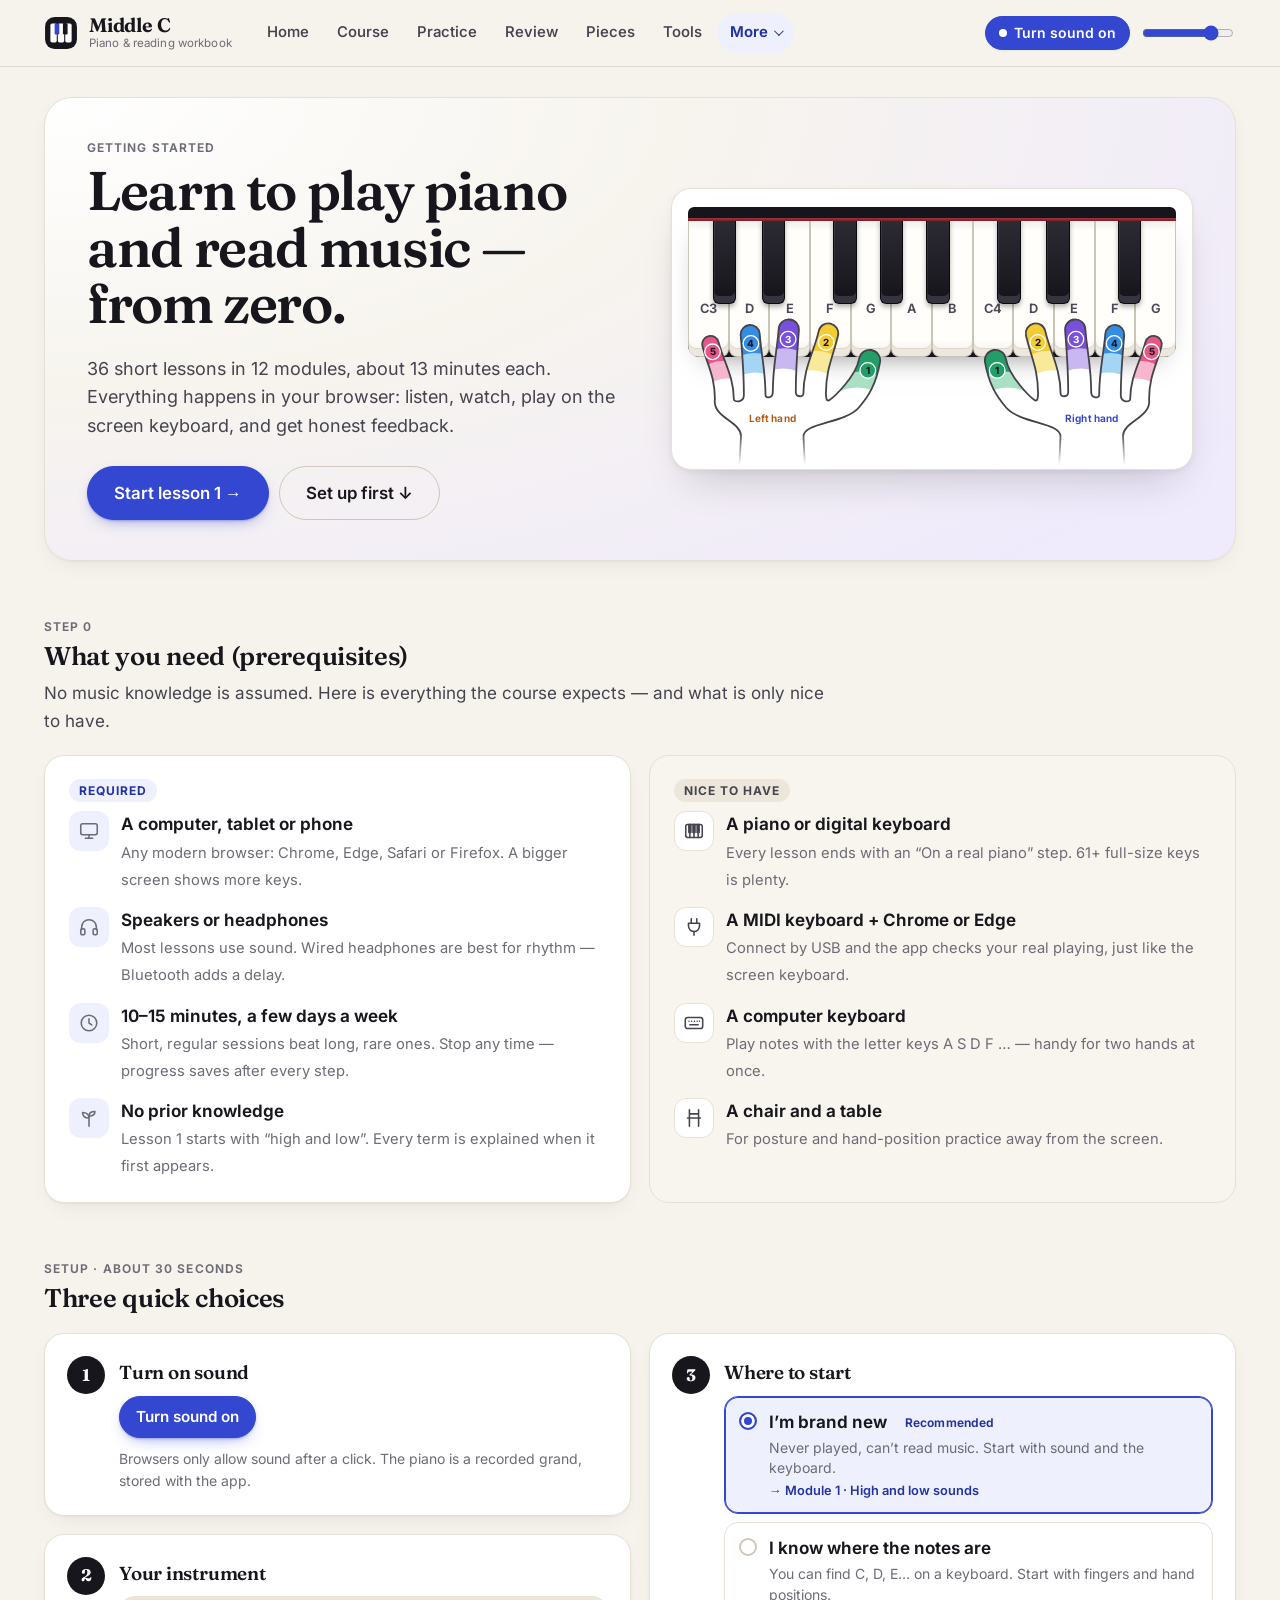
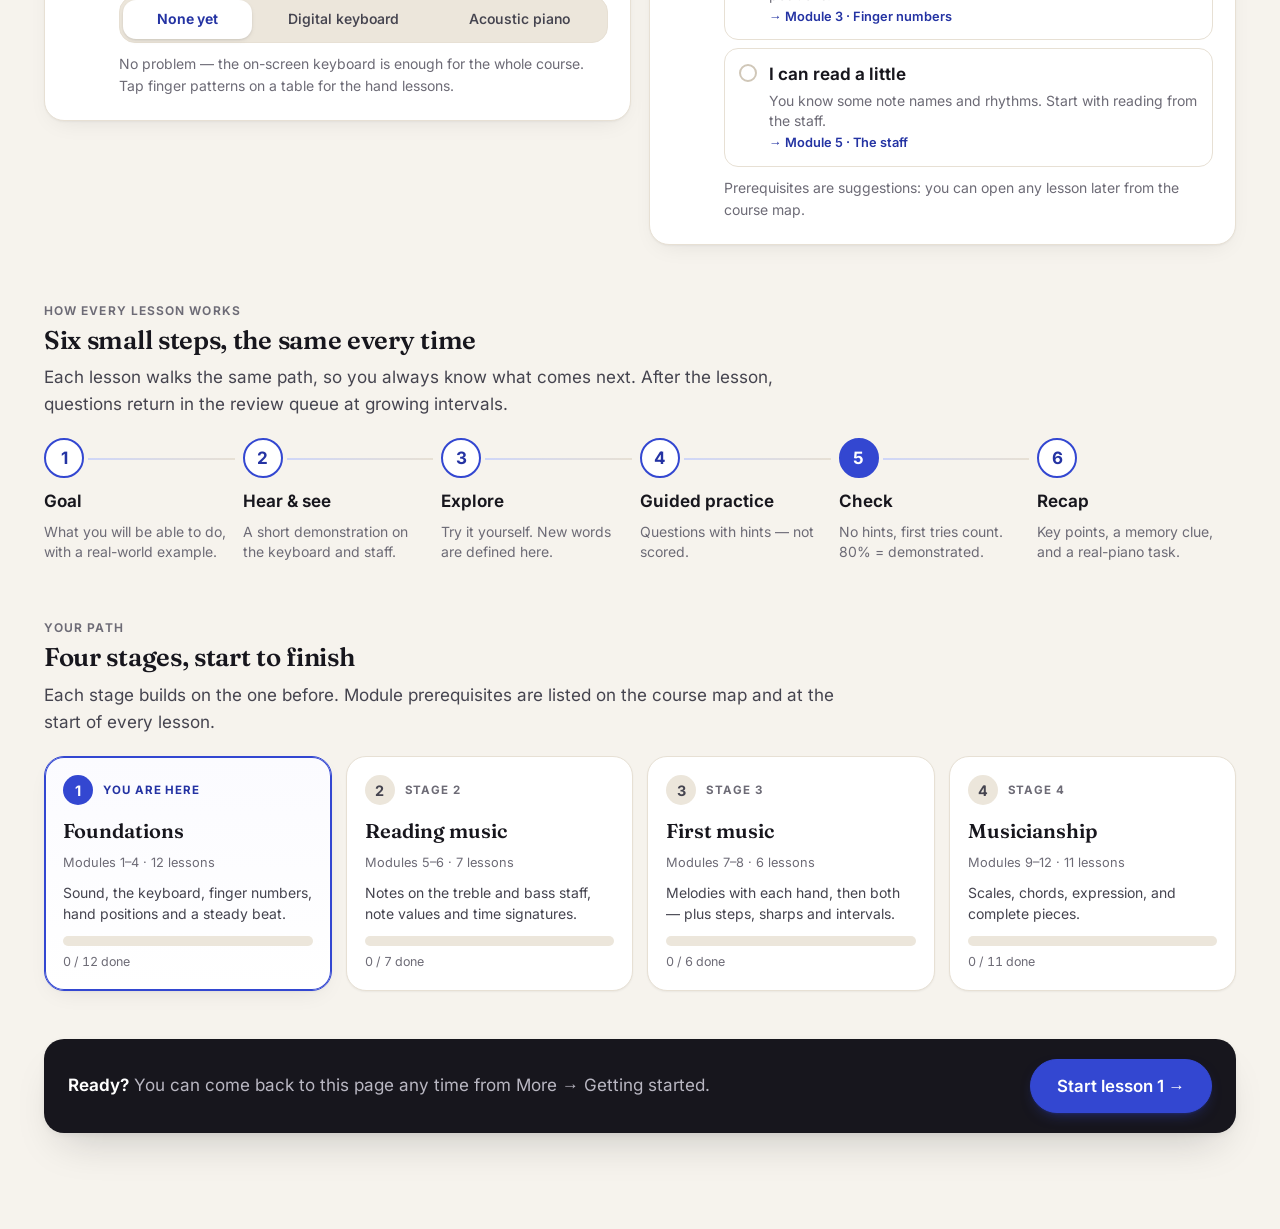
<file: index.html>
<!doctype html>
<html lang="en">
<head>
<meta charset="utf-8">
<meta name="viewport" content="width=device-width, initial-scale=1">
<title>Middle C — a piano & music-reading workbook</title>
<meta name="description" content="Learn beginner music theory, piano and sheet-music reading from absolute zero: interactive lessons, a playable keyboard, notation, rhythm practice and honest progress tracking.">
<meta name="color-scheme" content="light">
<meta name="theme-color" content="#f6f3ed">
<link rel="icon" href="data:image/svg+xml,%3Csvg xmlns='http://www.w3.org/2000/svg' viewBox='0 0 32 32'%3E%3Crect x='1' y='1' width='30' height='30' rx='9' fill='%2317161d'/%3E%3Crect x='6' y='7' width='6' height='18' rx='1.6' fill='%23fff'/%3E%3Crect x='13' y='7' width='6' height='18' rx='1.6' fill='%23fff'/%3E%3Crect x='20' y='7' width='6' height='18' rx='1.6' fill='%23fff'/%3E%3Crect x='10' y='7' width='4.4' height='10.5' rx='1.2' fill='%233347d1'/%3E%3Crect x='17.8' y='7' width='4.4' height='10.5' rx='1.2' fill='%2317161d'/%3E%3C/svg%3E">
<link rel="preload" href="fonts/inter-latin-wght.woff2" as="font" type="font/woff2" crossorigin>
<link rel="preload" href="fonts/fraunces-latin-wght.woff2" as="font" type="font/woff2" crossorigin>
<script>window.MC_ERRORS = []; window.addEventListener('error', function (e) { window.MC_ERRORS.push(String(e.message) + ' @' + (e.filename || '').split('/').pop() + ':' + e.lineno); });</script>
<link rel="stylesheet" href="css/bravura.css">
<link rel="stylesheet" href="css/app.css">
</head>
<body>
<main id="main" tabindex="-1">
  <noscript><p>This workbook needs JavaScript to run.</p></noscript>
</main>
<script src="js/core/util.js"></script>
<script src="js/core/theory.js"></script>
<script src="js/core/store.js"></script>
<script src="js/core/audio.js"></script>
<script src="js/core/input.js"></script>
<script src="js/ui/keyboard.js"></script>
<script src="js/ui/staff.js"></script>
<script src="js/ui/rhythm.js"></script>
<script src="js/ui/hand.js"></script>
<script src="js/ui/player.js"></script>
<script src="js/quiz/quiz.js"></script>
<script src="js/quiz/gens-keyboard.js"></script>
<script src="js/quiz/gens-reading.js"></script>
<script src="js/quiz/gens-rhythm.js"></script>
<script src="js/quiz/gens-listen.js"></script>
<script src="js/ui/widgets.js"></script>
<script src="js/content/pieces.js"></script>
<script src="js/content/course-1.js"></script>
<script src="js/content/course-2.js"></script>
<script src="js/content/course-3.js"></script>
<script src="js/content/study-guide.js"></script>
<script src="js/ui/study-guide.js"></script>
<script src="js/ui/interstellar-guide.js"></script>
<script src="js/app.js"></script>
</body>
</html>
</file>
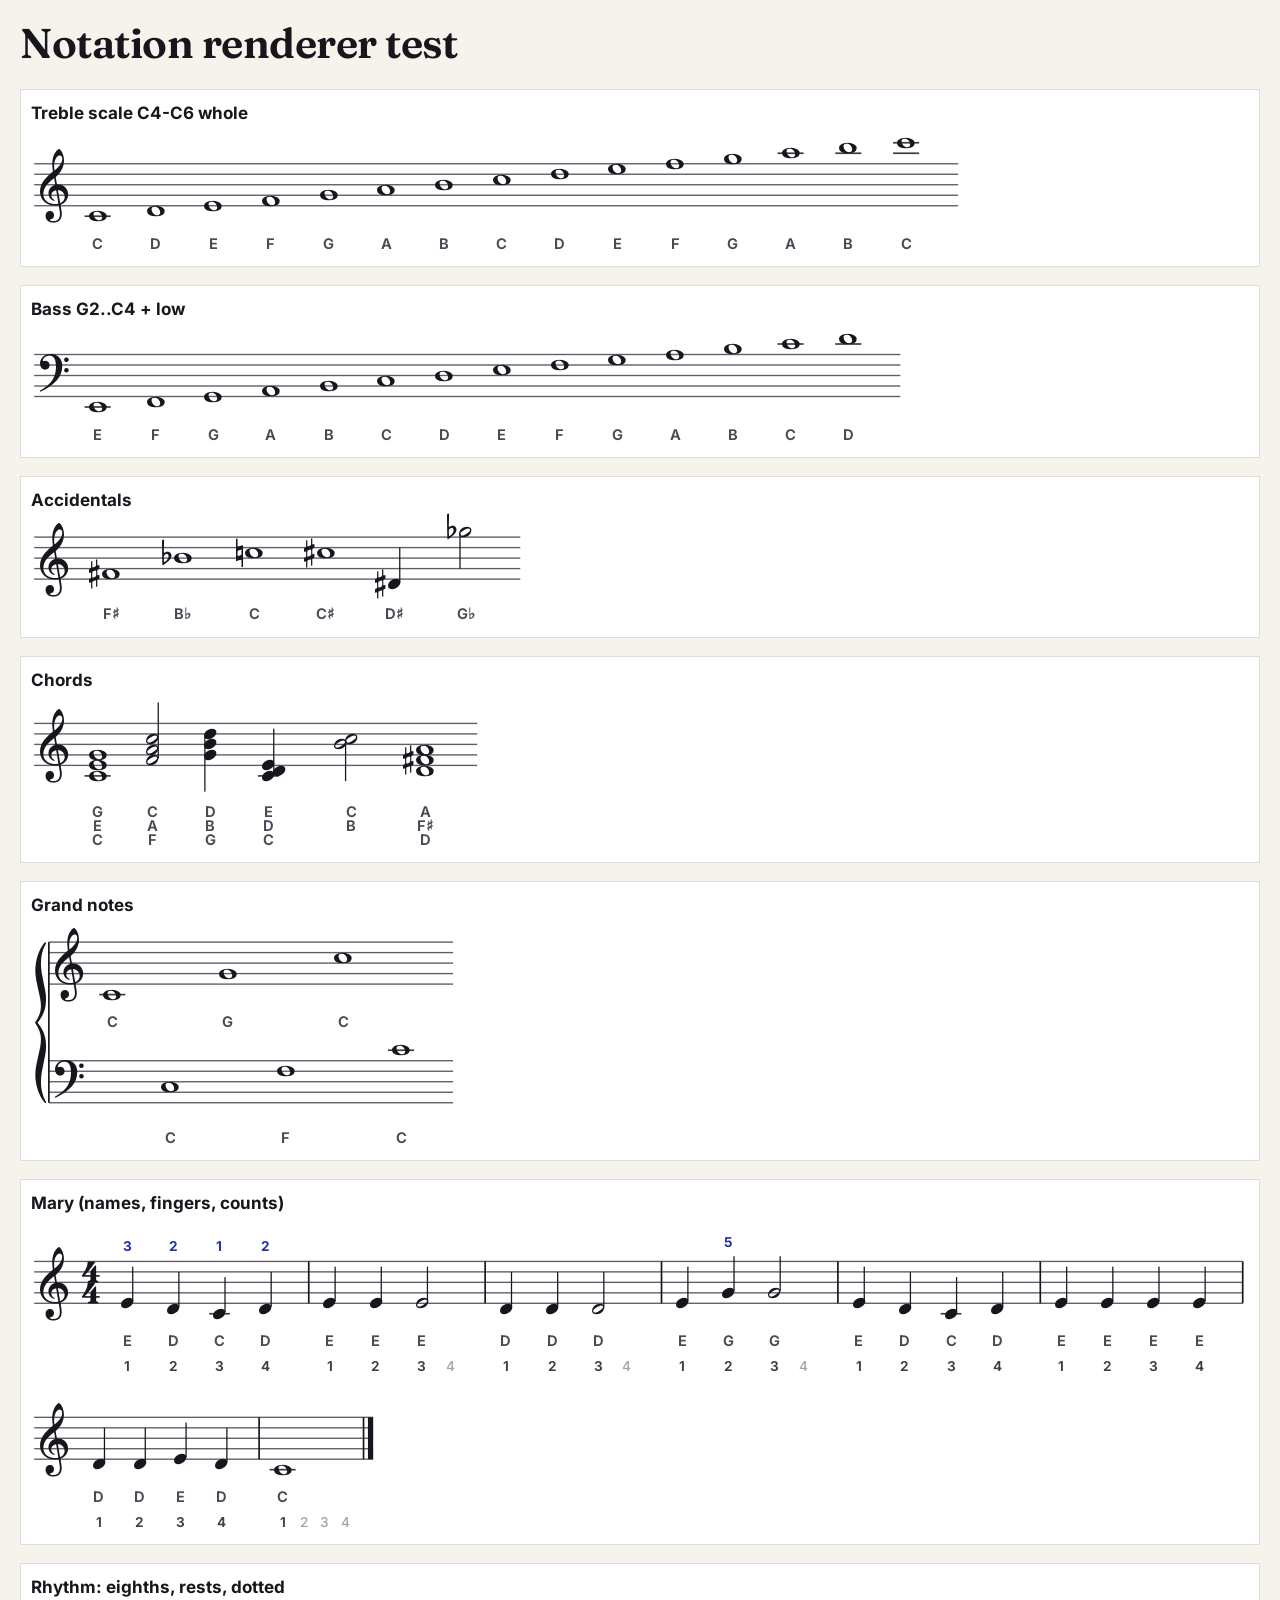
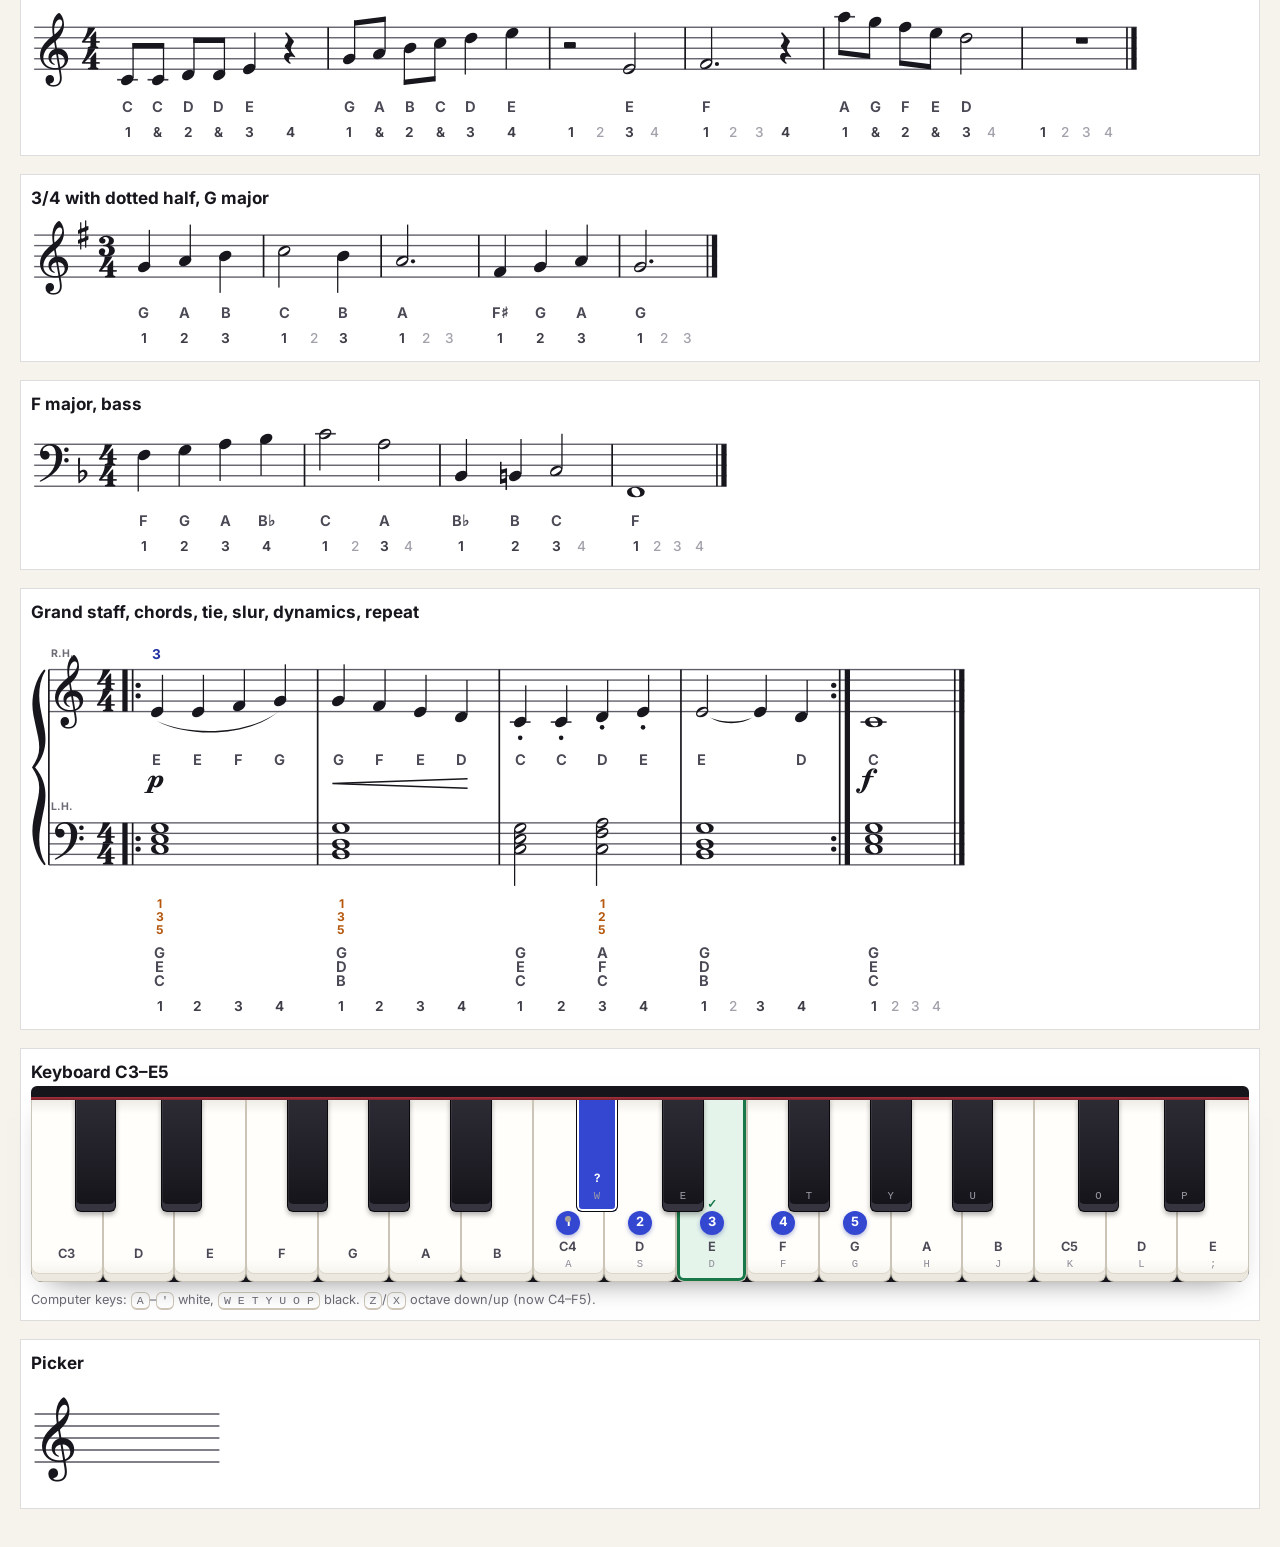
<file: dev/notation-test.html>
<!doctype html>
<html lang="en">
<head>
<meta charset="utf-8">
<meta name="viewport" content="width=device-width, initial-scale=1">
<title>Notation test</title>
<link rel="stylesheet" href="../css/bravura.css">
<link rel="stylesheet" href="../css/app.css">
<style>body{padding:20px} .t{margin:18px 0; background:#fff; padding:10px; border:1px solid #ddd}</style>
</head>
<body>
<h1>Notation renderer test</h1>
<div id="out"></div>
<script>window.MC_BASE = '../';</script>
<script src="../js/core/util.js"></script>
<script src="../js/core/theory.js"></script>
<script src="../js/core/store.js"></script>
<script src="../js/core/audio.js"></script>
<script src="../js/core/input.js"></script>
<script src="../js/ui/keyboard.js"></script>
<script src="../js/ui/staff.js"></script>
<script>
  MC.store.load();
  const out = document.getElementById('out');
  function box(title) { const d = document.createElement('div'); d.className = 't'; d.innerHTML = '<b>' + title + '</b>'; const c = document.createElement('div'); d.appendChild(c); out.appendChild(d); return c; }
  const T = MC.theory;
  const tests = [
    ['Treble scale C4-C6 whole', { clef: 'treble', notes: ['C4','D4','E4','F4','G4','A4','B4','C5','D5','E5','F5','G5','A5','B5','C6'] }],
    ['Bass G2..C4 + low', { clef: 'bass', notes: ['E2','F2','G2','A2','B2','C3','D3','E3','F3','G3','A3','B3','C4','D4'] }],
    ['Accidentals', { clef: 'treble', notes: ['F#4','Bb4','Cn5', 'C#5', {n:'D#4', dur:'q'}, {n:'Gb5', dur:'h'}], forceAcc: true }],
    ['Chords', { clef: 'treble', notes: [{chord:['C4','E4','G4']}, {chord:['F4','A4','C5'], dur:'h'}, {chord:['G4','B4','D5'], dur:'q'}, {chord:['C4','D4','E4'], dur:'q'}, {chord:['B4','C5'], dur:'h'}, {chord:['D4','F#4','A4']}] }],
    ['Grand notes', { clef: 'grand', notes: ['C4','C3','G4','F3','C5', {n:'C4', staff:1}] }],
  ];
  tests.forEach(([t, spec]) => MC.Staff.notes(box(t), spec, { showNames: true }));
  const pieces = [
    { title: 'Mary (names, fingers, counts)', key: 'C', time: [4,4], staves: [{ clef: 'treble', voice: 'E4q/3 D4q/2 C4q/1 D4q/2 | E4q E4q E4h | D4q D4q D4h | E4q G4q/5 G4h | E4q D4q C4q D4q | E4q E4q E4q E4q | D4q D4q E4q D4q | C4w' }] },
    { title: 'Rhythm: eighths, rests, dotted', key: 'C', time: [4,4], staves: [{ clef: 'treble', voice: 'C4e C4e D4e D4e E4q rq | G4e A4e B4e C5e D5q E5q | rh E4h | F4h. rq | A5e G5e F5e E5e D5h | rw' }] },
    { title: '3/4 with dotted half, G major', key: 'G', time: [3,4], staves: [{ clef: 'treble', voice: 'G4q A4q B4q | C5h B4q | A4h. | F#4q G4q A4q | G4h.' }] },
    { title: 'F major, bass', key: 'F', time: [4,4], staves: [{ clef: 'bass', voice: 'F3q G3q A3q Bb3q | C4h A3h | Bb2q B2q C3h | F2w' }] },
    { title: 'Grand staff, chords, tie, slur, dynamics, repeat', key: 'C', time: [4,4], staves: [
      { clef: 'treble', voice: '|: (E4q/3@p E4q F4q G4q) | < G4q F4q E4q D4q ! | C4q* C4q* D4q* E4q* | E4h~ E4q D4q :| C4w@f' },
      { clef: 'bass', voice: '|: [C3,E3,G3]w/5,3,1 | [B2,D3,G3]w/5,3,1 | [C3,E3,G3]h [C3,F3,A3]h/5,2,1 | [B2,D3,G3]w :| [C3,E3,G3]w' } ] },
  ];
  pieces.forEach((p) => {
    const sc = T.buildScore(p);
    if (sc.errors.length) console.warn(p.title, sc.errors);
    const api = MC.Staff.render(box(p.title + (sc.errors.length ? ' ERR ' + sc.errors.join('; ') : '')), sc, { showNames: true, showCounts: true, showFingers: true, handLabels: true, onNoteClick: (ev) => console.log('click', ev.notes.map(n => T.name(n))) });
  });
  const kb = MC.Keyboard({ from: 48, to: 76, labels: 'white', fingers: { 60: 1, 62: 2, 64: 3, 65: 4, 67: 5 } });
  box('Keyboard C3–E5').appendChild(kb.el);
  kb.setMark(61, 'target', '?');
  kb.setMark(64, 'ok', '✓');
  const pick = box('Picker');
  MC.Staff.picker(pick, { clef: 'treble', onPick: (p, n) => console.log('pick', p, T.name(n)) });
</script>
</body>
</html>
</file>
<file: css/bravura.css>
/* Bravura music font (subset of SMuFL glyphs used by this app).
   Copyright (c) Steinberg Media Technologies GmbH. Licensed under the SIL Open Font License 1.1 — see licenses/Bravura-OFL.txt.
   Embedded as a data URI so notation works offline and from file://. */
@font-face{font-family:'BravuraMC';src:url([data-uri]) format('woff2');font-display:block;}

/* Sixteenth-note flags and rest, from the same OFL Bravura font.
   Source: https://github.com/steinbergmedia/bravura */
@font-face {
  font-family: "BravuraMC";
  src: url("[data-uri]") format("woff2");
  font-style: normal;
  font-weight: 400;
  font-display: block;
  unicode-range: U+E242-E243, U+E4E7;
}

/* Double sharp for chromatic repertoire; same licensed Bravura source. */
@font-face {
  font-family: 'BravuraMC';
  src: url('../fonts/bravura-double-sharp.woff2') format('woff2');
  font-weight: normal;
  font-style: normal;
  font-display: block;
  unicode-range: U+E263;
}
</file>
<file: css/app.css>
/* Middle C — a piano & music-reading workbook.
   Visual identity: warm paper, dark readable ink, one indigo accent (right hand) and amber (left hand),
   green/red feedback. Type: Fraunces for headings, Inter for everything else (both bundled, OFL). */
@font-face { font-family: "Inter"; src: url("../fonts/inter-latin-wght.woff2") format("woff2"); font-weight: 100 900; font-style: normal; font-display: swap; }
@font-face { font-family: "Fraunces"; src: url("../fonts/fraunces-latin-wght.woff2") format("woff2"); font-weight: 100 900; font-style: normal; font-display: swap; }
@font-face { font-family: "Fraunces"; src: url("../fonts/fraunces-latin-wght-italic.woff2") format("woff2"); font-weight: 100 900; font-style: italic; font-display: swap; }

:root {
  --bg: #f6f3ed;
  --bg-deep: #efe9df;
  --surface: #ffffff;
  --surface-2: #f8f5ef;
  --surface-3: #ece6db;
  --line: #e7e0d4;
  --line-strong: #d0c7b8;
  --ink: #17161d;
  --ink-2: #45444f;
  --ink-3: #6d6b76;
  --accent: #3347d1;
  --accent-ink: #2433a3;
  --accent-soft: #eef0fd;
  --accent-soft-2: #cfd6f8;
  --lh: #b5580e;
  --lh-ink: #8e440a;
  --lh-soft: #fdf1e4;
  --lh-soft-2: #f5d4b3;
  --ok: #18784a;
  --ok-soft: #e4f4eb;
  --ok-line: #a7d7bb;
  --bad: #b3291f;
  --bad-soft: #fcece9;
  --bad-line: #efbab4;
  --warn: #875800;
  --warn-soft: #fcf4de;
  --warn-line: #ecd79e;
  --radius-lg: 20px;
  --radius: 14px;
  --radius-sm: 9px;
  --shadow-sm: 0 1px 2px rgba(23, 22, 29, 0.05);
  --shadow: 0 1px 2px rgba(23, 22, 29, 0.04), 0 8px 24px -10px rgba(23, 22, 29, 0.10);
  --shadow-lg: 0 2px 6px rgba(23, 22, 29, 0.05), 0 22px 44px -18px rgba(23, 22, 29, 0.22);
  --font-ui: "Inter", ui-sans-serif, -apple-system, BlinkMacSystemFont, "Segoe UI", Roboto, "Helvetica Neue", Arial, sans-serif;
  --font-head: "Fraunces", "Iowan Old Style", "Palatino Linotype", Palatino, Georgia, serif;
  --focus: 0 0 0 3px var(--surface), 0 0 0 5px var(--accent);
  --wrap: 1240px;
  color-scheme: light;
}
* { box-sizing: border-box; }
html { -webkit-text-size-adjust: 100%; scroll-padding-top: 84px; }
body {
  margin: 0;
  font-family: var(--font-ui);
  font-size: 17px;
  line-height: 1.6;
  color: var(--ink);
  background: var(--bg);
  -webkit-font-smoothing: antialiased;
  -moz-osx-font-smoothing: grayscale;
  text-rendering: optimizeLegibility;
}
h1, h2, h3, h4 { font-family: var(--font-head); font-weight: 600; line-height: 1.15; margin: 0 0 0.5em; color: var(--ink); letter-spacing: -0.012em; }
h1 { font-size: clamp(2rem, 1.55rem + 1.5vw, 2.6rem); font-weight: 620; }
h2 { font-size: clamp(1.35rem, 1.2rem + 0.5vw, 1.6rem); }
h3 { font-size: 1.18rem; }
h4 { font-size: 1.02rem; }
p { margin: 0 0 0.85em; }
a { color: var(--accent); text-underline-offset: 0.18em; text-decoration-thickness: 1px; }
a:hover { color: var(--accent-ink); }
strong { font-weight: 650; }
code { font-family: ui-monospace, SFMono-Regular, Menlo, Consolas, monospace; font-size: 0.86em; background: var(--surface-3); padding: 0.1em 0.35em; border-radius: 5px; }
kbd {
  font-family: ui-monospace, SFMono-Regular, Menlo, Consolas, monospace;
  font-size: 0.8em;
  padding: 0.08em 0.42em;
  border: 1px solid var(--line-strong);
  border-bottom-width: 2px;
  border-radius: 6px;
  background: var(--surface);
  white-space: nowrap;
}
::selection { background: var(--accent-soft-2); }
:focus-visible { outline: none; box-shadow: var(--focus); border-radius: var(--radius-sm); }
main:focus, main:focus-visible { box-shadow: none; outline: none; }
.sr-only { position: absolute; width: 1px; height: 1px; overflow: hidden; clip: rect(0 0 0 0); white-space: nowrap; }
.skip-link { position: absolute; left: -999px; top: 0; background: var(--ink); color: #fff; padding: 10px 14px; z-index: 100; border-radius: 0 0 10px 0; }
.skip-link:focus { left: 8px; top: 8px; }
.muted { color: var(--ink-3); }
.small { font-size: 0.875rem; }
.nowrap { white-space: nowrap; }
.row { display: flex; gap: 10px; align-items: center; flex-wrap: wrap; }
.row-between { display: flex; gap: 10px; align-items: center; justify-content: space-between; flex-wrap: wrap; }
.stack > * + * { margin-top: 12px; }
.spacer { flex: 1; }
[hidden] { display: none !important; }

/* ---------- Buttons & controls ---------- */
.btn {
  font: inherit;
  font-size: 0.95rem;
  font-weight: 600;
  display: inline-flex;
  align-items: center;
  justify-content: center;
  gap: 7px;
  min-height: 42px;
  padding: 8px 16px;
  border: 1px solid var(--line-strong);
  border-radius: 999px;
  background: var(--surface);
  color: var(--ink);
  cursor: pointer;
  text-decoration: none;
  line-height: 1.2;
  box-shadow: var(--shadow-sm);
  transition: background 0.14s, border-color 0.14s, box-shadow 0.14s, transform 0.08s;
}
.btn:hover { background: var(--surface-2); border-color: #bdb3a2; color: var(--ink); }
.btn:active { transform: translateY(1px); }
.btn:focus-visible { border-radius: 999px; }
.btn:disabled, .btn[aria-disabled="true"] { opacity: 0.45; cursor: not-allowed; transform: none; }
.btn-primary { background: var(--accent); border-color: var(--accent); color: #fff; box-shadow: 0 1px 2px rgba(36, 51, 163, 0.25), 0 6px 16px -8px rgba(51, 71, 209, 0.7); }
.btn-primary:hover { background: var(--accent-ink); border-color: var(--accent-ink); color: #fff; }
.btn-quiet { background: transparent; border-color: transparent; color: var(--accent); box-shadow: none; }
.btn-quiet:hover { background: var(--accent-soft); border-color: transparent; color: var(--accent-ink); }
.btn-ghost { background: transparent; box-shadow: none; }
.btn-ghost:hover { background: rgba(255, 255, 255, 0.7); }
.btn-danger { color: var(--bad); border-color: var(--bad-line); }
.btn-danger:hover { background: var(--bad-soft); color: var(--bad); border-color: var(--bad); }
.btn-small { min-height: 34px; padding: 5px 13px; font-size: 0.875rem; }
.btn-big { min-height: 54px; padding: 12px 26px; font-size: 1.05rem; }
.btn .ico { font-size: 1.05em; line-height: 1; }
.seg { display: inline-flex; padding: 3px; gap: 2px; border: 1px solid var(--line); border-radius: 16px; background: var(--surface-3); flex-wrap: wrap; }
.seg-btn { font: inherit; font-size: 0.875rem; font-weight: 550; border: 0; background: transparent; padding: 6px 14px; min-height: 34px; cursor: pointer; color: var(--ink-2); border-radius: 13px; transition: background 0.14s, color 0.14s; }
.seg-btn:hover { color: var(--ink); background: rgba(255, 255, 255, 0.6); }
.seg-btn[aria-checked="true"] { background: var(--surface); color: var(--accent-ink); font-weight: 650; box-shadow: 0 1px 2px rgba(23, 22, 29, 0.08), 0 2px 6px -2px rgba(23, 22, 29, 0.12); }
.slider { display: inline-flex; align-items: center; gap: 10px; font-size: 0.875rem; color: var(--ink-2); }
.slider input { accent-color: var(--accent); width: 150px; }
.slider output { min-width: 3.5em; font-variant-numeric: tabular-nums; color: var(--ink); font-weight: 600; }
input[type="text"], input[type="number"], textarea, select {
  font: inherit; border: 1px solid var(--line-strong); border-radius: var(--radius-sm); padding: 8px 12px; background: var(--surface); color: var(--ink);
}
input[type="text"]:focus-visible, input[type="number"]:focus-visible, textarea:focus-visible, select:focus-visible { border-radius: var(--radius-sm); }
textarea { width: 100%; min-height: 120px; font-family: ui-monospace, Menlo, monospace; font-size: 0.8rem; }
.check { display: inline-flex; gap: 8px; align-items: center; cursor: pointer; }
.check input { accent-color: var(--accent); width: 18px; height: 18px; }
.pill { display: inline-flex; align-items: center; gap: 6px; font-size: 0.75rem; font-weight: 650; letter-spacing: 0.01em; padding: 3px 10px; border-radius: 999px; background: var(--surface-3); color: var(--ink-2); white-space: nowrap; margin: 0; }
.pill-accent { background: var(--accent-soft); color: var(--accent-ink); }
.pill-ok { background: var(--ok-soft); color: var(--ok); }
.link-arrow { font-weight: 600; text-decoration: none; }
.ico-svg { width: 22px; height: 22px; fill: none; stroke: currentColor; stroke-width: 1.7; stroke-linecap: round; stroke-linejoin: round; flex: none; display: block; }
.ico-sm { width: 15px; height: 15px; stroke-width: 2; }
.with-ico { display: inline-flex; align-items: center; gap: 5px; }
.link-arrow:hover { text-decoration: underline; }

/* ---------- App shell ---------- */
.topbar {
  position: sticky; top: 0; z-index: 30;
  background: rgba(246, 243, 237, 0.86);
  -webkit-backdrop-filter: saturate(1.4) blur(14px);
  backdrop-filter: saturate(1.4) blur(14px);
  border-bottom: 1px solid rgba(208, 199, 184, 0.55);
}
.topbar-inner { max-width: var(--wrap); margin: 0 auto; display: flex; align-items: center; gap: 18px; padding: 10px 24px; min-height: 66px; }
.brand { display: flex; align-items: center; gap: 11px; text-decoration: none; color: var(--ink); margin-right: 4px; }
.brand:hover { color: var(--ink); }
.brand-mark { width: 34px; height: 34px; flex: none; }
.brand-text { display: flex; flex-direction: column; }
.brand-name { font-family: var(--font-head); font-weight: 650; font-size: 1.22rem; white-space: nowrap; line-height: 1.05; letter-spacing: -0.01em; }
.brand-sub { font-size: 0.72rem; color: var(--ink-3); line-height: 1.2; margin-top: 2px; white-space: nowrap; letter-spacing: 0.01em; }
.nav { display: flex; gap: 2px; align-items: center; flex-wrap: wrap; }
.nav a, .more-btn { position: relative; text-decoration: none; color: var(--ink-2); font: inherit; font-weight: 550; font-size: 0.93rem; padding: 8px 13px; border-radius: 999px; border: 0; background: none; cursor: pointer; display: inline-flex; align-items: center; gap: 6px; transition: background 0.14s, color 0.14s; }
.nav a:hover, .more-btn:hover { background: rgba(23, 22, 29, 0.05); color: var(--ink); }
.nav a[aria-current="page"], .more.is-current > .more-btn { color: var(--accent-ink); background: var(--accent-soft); font-weight: 650; }
.nav-badge { min-width: 19px; height: 19px; padding: 0 5px; border-radius: 999px; background: var(--accent); color: #fff; font-size: 0.7rem; font-weight: 700; display: inline-grid; place-items: center; line-height: 1; }
.more { position: relative; }
.caret { width: 7px; height: 7px; border-right: 1.6px solid currentColor; border-bottom: 1.6px solid currentColor; transform: rotate(45deg) translateY(-2px); transition: transform 0.15s; }
.more.open .caret { transform: rotate(-135deg) translateY(-1px); }
.more-menu { position: absolute; right: 0; top: calc(100% + 8px); min-width: 220px; padding: 6px; background: var(--surface); border: 1px solid var(--line); border-radius: 14px; box-shadow: var(--shadow-lg); display: none; z-index: 40; }
.more.open .more-menu { display: grid; }
.more-menu a { border-radius: 9px; padding: 9px 12px; }
.sound-ctl { margin-left: auto; display: flex; align-items: center; gap: 10px; }
.sound-btn { white-space: nowrap; }
.sound-btn::before { content: ""; display: inline-block; width: 8px; height: 8px; border-radius: 50%; background: currentColor; }
.sound-btn[data-state="on"] { border-color: var(--ok-line); color: var(--ok); background: var(--ok-soft); box-shadow: none; }
.sound-btn[data-state="on"]::before { box-shadow: 0 0 0 3px rgba(24, 120, 74, 0.18); }
.sound-btn[data-state="off"], .sound-btn[data-state="blocked"] { background: var(--accent); color: #fff; border-color: var(--accent); }
.sound-btn[data-state="muted"] { color: var(--warn); border-color: var(--warn-line); background: var(--warn-soft); box-shadow: none; }
.vol { width: 92px; accent-color: var(--accent); }
.menu-btn { display: none; }
main { max-width: var(--wrap); margin: 0 auto; padding: 30px 24px 96px; }
.banner { padding: 12px 16px; border-radius: var(--radius); background: var(--warn-soft); border: 1px solid var(--warn-line); color: #5a4200; font-size: 0.93rem; margin-bottom: 16px; }
.banner-info { background: var(--accent-soft); border-color: var(--accent-soft-2); color: var(--accent-ink); }

.page-head { margin-bottom: 24px; }
.page-head h1 { margin-bottom: 0.3em; }
.page-head p { color: var(--ink-2); max-width: 68ch; font-size: 1.05rem; }
.eyebrow { font-size: 0.75rem; font-weight: 650; letter-spacing: 0.09em; text-transform: uppercase; color: var(--ink-3); margin-bottom: 6px; }
.panel { background: var(--surface); border: 1px solid var(--line); border-radius: var(--radius-lg); padding: 22px 24px; box-shadow: var(--shadow); }
.panel + .panel { margin-top: 18px; }
.panel > h2:first-child { margin-top: 0; }
.panel-flat { background: transparent; border: 0; padding: 0; box-shadow: none; }
.grid-2 { display: grid; grid-template-columns: 1fr 1fr; gap: 18px; }
.grid-3 { display: grid; grid-template-columns: repeat(3, 1fr); gap: 18px; }
hr.rule { border: 0; border-top: 1px solid var(--line); margin: 20px 0; }
.section { margin-top: 56px; }
.section-head { margin-bottom: 20px; max-width: 72ch; }
.section-head h2 { margin-bottom: 0.35em; }
.section-head p { color: var(--ink-2); margin: 0; }
.section-head.tight { display: flex; align-items: baseline; justify-content: space-between; gap: 12px; max-width: none; margin: 36px 0 14px; }
.section-head.tight h2 { margin: 0; }

/* ---------- Getting started ---------- */
.hero { display: grid; grid-template-columns: minmax(0, 1.05fr) minmax(0, 1fr); gap: 36px; align-items: center; padding: 40px 42px; border-radius: 28px; background: radial-gradient(120% 140% at 0% 0%, #ffffff 0%, #f7f4ee 45%, #efeafc 100%); border: 1px solid var(--line); box-shadow: var(--shadow); }
.display { font-size: clamp(2.2rem, 1.6rem + 2.4vw, 3.4rem); line-height: 1.04; letter-spacing: -0.025em; font-weight: 600; margin-bottom: 0.4em; }
.lede { font-size: 1.12rem; color: var(--ink-2); max-width: 52ch; margin-bottom: 1.4em; }
.hero-art { min-width: 0; padding: 18px 16px 4px; background: var(--surface); border-radius: 20px; border: 1px solid var(--line); box-shadow: var(--shadow-lg); }
.hero-art .kbd { --kbd-h: 150px; }
.need-grid { display: grid; grid-template-columns: 1fr 1fr; gap: 18px; }
.need-card { background: var(--surface); border: 1px solid var(--line); border-radius: var(--radius-lg); padding: 22px 24px; box-shadow: var(--shadow); }
.need-card-soft { background: var(--surface-2); box-shadow: none; }
.need-card h3 { margin-bottom: 12px; }
.tag-req, .tag-opt { font-family: var(--font-ui); font-size: 0.75rem; font-weight: 700; letter-spacing: 0.08em; text-transform: uppercase; padding: 4px 10px; border-radius: 999px; }
.tag-req { background: var(--accent-soft); color: var(--accent-ink); }
.tag-opt { background: var(--surface-3); color: var(--ink-2); }
.need-list { list-style: none; margin: 0; padding: 0; display: grid; gap: 14px; }
.need { display: grid; grid-template-columns: 40px 1fr; gap: 12px; align-items: start; }
.need-ico { width: 40px; height: 40px; border-radius: 12px; display: grid; place-items: center; background: var(--accent-soft); color: var(--accent-ink); }
.need-card-soft .need-ico { background: var(--surface); color: var(--ink-2); border: 1px solid var(--line); }
.need strong { display: block; }
.need span { color: var(--ink-3); font-size: 0.92rem; line-height: 1.5; }
.setup-grid { display: grid; grid-template-columns: 1fr 1fr; grid-template-areas: "a c" "b c"; grid-template-rows: auto 1fr; gap: 18px; align-items: start; }
.setup-grid > :nth-child(1) { grid-area: a; }
.setup-grid > :nth-child(2) { grid-area: b; }
.setup-grid > :nth-child(3) { grid-area: c; }
.setup-card { background: var(--surface); border: 1px solid var(--line); border-radius: var(--radius-lg); padding: 22px; box-shadow: var(--shadow); display: grid; grid-template-columns: 38px 1fr; gap: 14px; }
.setup-num { width: 38px; height: 38px; border-radius: 50%; background: var(--ink); color: #fff; display: grid; place-items: center; font-weight: 700; font-family: var(--font-head); font-size: 1.05rem; }
.setup-main h3 { margin: 6px 0 12px; }
.setup-body { display: grid; gap: 10px; justify-items: start; }
.setup-body p { margin: 0; }
.setup-body .seg { display: grid; grid-template-columns: repeat(3, auto); width: 100%; }
.setup-body .seg-btn { padding: 8px 10px; }
.start-options { display: grid; gap: 8px; width: 100%; }
.start-option { font: inherit; text-align: left; display: grid; grid-template-columns: 20px 1fr; gap: 10px; padding: 12px 14px; border: 1px solid var(--line); border-radius: 14px; background: var(--surface); cursor: pointer; color: var(--ink); transition: border-color 0.14s, background 0.14s; }
.start-option:hover { border-color: var(--accent-soft-2); background: #fcfcff; }
.start-option[aria-checked="true"] { border-color: var(--accent); background: var(--accent-soft); box-shadow: 0 0 0 1px var(--accent) inset; }
.so-radio { width: 18px; height: 18px; border-radius: 50%; border: 2px solid var(--line-strong); margin-top: 3px; background: var(--surface); }
.start-option[aria-checked="true"] .so-radio { border-color: var(--accent); box-shadow: inset 0 0 0 3px var(--surface); background: var(--accent); }
.so-body { display: grid; gap: 2px; }
.so-title { font-weight: 650; display: flex; flex-wrap: wrap; gap: 8px; align-items: center; }
.so-d { font-size: 0.875rem; color: var(--ink-3); line-height: 1.45; }
.so-where { font-size: 0.8rem; font-weight: 600; color: var(--accent-ink); }
.pipeline { list-style: none; margin: 0; padding: 0; display: grid; grid-template-columns: repeat(6, 1fr); gap: 0; counter-reset: pl; }
.pipeline li { position: relative; padding: 0 14px 0 0; display: grid; gap: 6px; align-content: start; }
.pipeline li::after { content: ""; position: absolute; top: 20px; left: 44px; right: 8px; height: 2px; background: linear-gradient(90deg, var(--accent-soft-2), var(--line)); }
.pipeline li:last-child::after { display: none; }
.pl-n { width: 40px; height: 40px; border-radius: 50%; display: grid; place-items: center; background: var(--surface); border: 2px solid var(--accent); color: var(--accent-ink); font-weight: 700; position: relative; z-index: 1; }
.pipeline li:nth-child(5) .pl-n { background: var(--accent); color: #fff; }
.pl-t { font-weight: 650; margin-top: 4px; }
.pl-d { font-size: 0.875rem; color: var(--ink-3); line-height: 1.45; }
.cta-bar { margin-top: 48px; display: flex; align-items: center; justify-content: space-between; gap: 16px; flex-wrap: wrap; padding: 20px 24px; border-radius: var(--radius-lg); background: var(--ink); color: #fff; box-shadow: var(--shadow-lg); }
.cta-bar .muted { color: #b9b7c2; }
.notice-card { display: flex; align-items: center; justify-content: space-between; gap: 16px; flex-wrap: wrap; padding: 14px 18px; border-radius: var(--radius); background: var(--accent-soft); border: 1px solid var(--accent-soft-2); color: var(--accent-ink); margin-bottom: 18px; }

/* Journey: the four stages */
.journey { list-style: none; margin: 0; padding: 0; display: grid; grid-template-columns: repeat(4, 1fr); gap: 14px; }
.journey-stage { min-width: 0; }
.js-link { height: 100%; display: grid; gap: 6px; align-content: start; padding: 18px; border-radius: var(--radius-lg); background: var(--surface); border: 1px solid var(--line); box-shadow: var(--shadow-sm); text-decoration: none; color: var(--ink); transition: border-color 0.14s, box-shadow 0.14s, transform 0.14s; }
.js-link:hover { color: var(--ink); border-color: var(--accent-soft-2); box-shadow: var(--shadow); transform: translateY(-1px); }
.js-top { display: flex; align-items: center; gap: 10px; }
.js-num { width: 30px; height: 30px; border-radius: 50%; display: grid; place-items: center; font-weight: 700; font-size: 0.9rem; background: var(--surface-3); color: var(--ink-2); }
.js-kicker { font-size: 0.72rem; font-weight: 700; letter-spacing: 0.08em; text-transform: uppercase; color: var(--ink-3); }
.js-title { font-family: var(--font-head); font-size: 1.25rem; font-weight: 600; margin-top: 4px; }
.js-mods { font-size: 0.8rem; color: var(--ink-3); }
.js-desc { font-size: 0.875rem; color: var(--ink-2); margin: 2px 0 6px; line-height: 1.5; }
.js-count { font-size: 0.78rem; color: var(--ink-3); font-variant-numeric: tabular-nums; }
.journey-stage.current .js-link { border-color: var(--accent); box-shadow: 0 0 0 1px var(--accent) inset, var(--shadow); background: linear-gradient(180deg, #fbfbff, var(--surface)); }
.journey-stage.current .js-num { background: var(--accent); color: #fff; }
.journey-stage.current .js-kicker { color: var(--accent-ink); }
.journey-stage.done .js-num { background: var(--ok); color: #fff; }
.journey-stage.done .meter > span { background: var(--ok); }

/* ---------- Home ---------- */
.continue-card { display: grid; grid-template-columns: 1fr auto; gap: 24px; align-items: center; padding: 28px 30px; border: 1px solid var(--line); border-radius: 24px; background: radial-gradient(90% 160% at 100% 0%, #e9edfd 0%, rgba(233, 237, 253, 0) 60%), var(--surface); box-shadow: var(--shadow); position: relative; overflow: hidden; }
.continue-card::before { content: ""; position: absolute; left: 0; top: 0; bottom: 0; width: 5px; background: var(--accent); }
.continue-card h2 { font-size: clamp(1.5rem, 1.3rem + 0.8vw, 2rem); margin: 2px 0 6px; }
.cc-goal { color: var(--ink-2); max-width: 60ch; margin-bottom: 10px; }
.cc-meta { display: flex; gap: 8px 16px; flex-wrap: wrap; font-size: 0.85rem; color: var(--ink-3); }
.cc-body .meter { margin-top: 14px; max-width: 420px; }
.continue-card.compact { padding: 18px 22px; border-radius: var(--radius-lg); margin-bottom: 18px; }
.continue-card.compact h2 { font-size: 1.3rem; }
.today-plan { list-style: none; padding: 0; margin: 0; display: grid; grid-template-columns: repeat(2, 1fr); gap: 12px; }
.plan-card { display: grid; grid-template-columns: 44px 1fr auto; gap: 14px; align-items: center; padding: 16px 18px; border: 1px solid var(--line); border-radius: var(--radius); background: var(--surface); box-shadow: var(--shadow-sm); }
.plan-ico { width: 44px; height: 44px; border-radius: 13px; display: grid; place-items: center; background: var(--accent-soft); color: var(--accent-ink); font-size: 1.2rem; font-weight: 700; }
.plan-body { display: grid; gap: 2px; min-width: 0; }
.overall { display: flex; align-items: center; gap: 12px; flex-wrap: wrap; margin-top: 8px; }
.overall .meter { width: min(320px, 100%); }

/* ---------- Lesson layout ---------- */
.crumbs { display: flex; align-items: center; gap: 8px; font-size: 0.85rem; color: var(--ink-3); margin-bottom: 8px; }
.crumbs a { color: var(--ink-3); text-decoration: none; font-weight: 550; }
.crumbs a:hover { color: var(--accent); text-decoration: underline; }
.lesson-head { display: flex; align-items: flex-end; justify-content: space-between; gap: 16px; flex-wrap: wrap; margin-bottom: 6px; }
.lesson-head h1 { margin: 0 0 6px; }
.lesson-meta { display: flex; gap: 6px 16px; flex-wrap: wrap; color: var(--ink-3); font-size: 0.875rem; }
.steps { display: flex; gap: 0; margin: 22px 0 24px; padding: 0; list-style: none; }
.steps li { flex: 1 1 0; min-width: 0; position: relative; }
.steps li + li::before { content: ""; position: absolute; top: 17px; right: calc(50% + 21px); left: calc(-50% + 21px); height: 2px; border-radius: 2px; background: var(--line); }
.steps li.done + li::before, .steps li.done + li.current::before { background: var(--accent); }
.steps button { width: 100%; font: inherit; cursor: pointer; background: transparent; border: 0; padding: 0 4px; color: var(--ink-3); display: flex; flex-direction: column; align-items: center; gap: 7px; }
.steps button:focus-visible { box-shadow: none; }
.steps button:focus-visible .n { box-shadow: var(--focus); }
.steps .n { width: 36px; height: 36px; border-radius: 50%; display: grid; place-items: center; background: var(--surface); border: 2px solid var(--line-strong); font-weight: 650; font-size: 0.9rem; color: var(--ink-3); transition: background 0.14s, border-color 0.14s; }
.steps button:hover .n { border-color: var(--accent); color: var(--accent-ink); }
.steps .lbl { font-size: 0.8rem; font-weight: 550; text-align: center; line-height: 1.25; }
.steps button.done .n { background: var(--accent); border-color: var(--accent); color: #fff; }
.steps button.done { color: var(--ink-2); }
.steps button[aria-current="step"] .n { border-color: var(--accent); background: var(--surface); color: var(--accent-ink); box-shadow: 0 0 0 5px var(--accent-soft); }
.steps button[aria-current="step"] { color: var(--accent-ink); font-weight: 650; }
.steps button[aria-current="step"] .lbl { font-weight: 700; }
.lesson-grid { display: grid; grid-template-columns: minmax(300px, 5fr) 8fr; gap: 22px; align-items: start; }
.explain { position: sticky; top: 86px; }
.explain .panel { padding: 24px 26px; }
.explain h2 { font-size: 1.45rem; }
.explain .goal { font-size: 1.05rem; }
.explain ul, .explain ol { padding-left: 1.25em; margin: 0 0 0.85em; }
.explain li + li { margin-top: 5px; }
.prose > :last-child { margin-bottom: 0; }
.practice-area { min-width: 0; }
.practice-area > .panel { padding: 24px; }
.area-head { display: flex; align-items: center; justify-content: space-between; gap: 10px; flex-wrap: wrap; margin-bottom: 14px; }
.area-head h3 { margin: 0; }
.step-nav {
  position: sticky; bottom: 14px; z-index: 20;
  display: grid; grid-template-columns: auto 1fr auto; align-items: center; gap: 18px;
  margin-top: 22px; padding: 10px 12px;
  background: rgba(255, 255, 255, 0.9);
  -webkit-backdrop-filter: saturate(1.4) blur(12px);
  backdrop-filter: saturate(1.4) blur(12px);
  border: 1px solid var(--line); border-radius: 999px; box-shadow: var(--shadow-lg);
}
.sn-mid { display: grid; gap: 4px; justify-items: center; min-width: 0; }
.sn-mid .meter { width: min(260px, 100%); }
.callout { border-left: 3px solid var(--accent); background: var(--accent-soft); padding: 12px 16px; border-radius: 0 var(--radius-sm) var(--radius-sm) 0; margin: 14px 0; }
.callout-lh { border-left-color: var(--lh); background: var(--lh-soft); }
.callout-warn { border-left-color: var(--warn); background: var(--warn-soft); }
.callout-plain { border-left-color: var(--line-strong); background: var(--surface-2); }
.callout p:last-child { margin-bottom: 0; }
.term { font-weight: 650; color: var(--accent-ink); }
.def { margin: 14px 0; padding: 12px 16px; border: 1px solid var(--line); border-radius: var(--radius); background: var(--surface-2); }
.def dt { font-weight: 700; color: var(--ink); }
.def dd { margin: 2px 0 10px; color: var(--ink-2); font-size: 0.95rem; }
.def dd:last-child { margin-bottom: 0; }
details.more { margin: 14px 0; border: 1px solid var(--line); border-radius: var(--radius); background: var(--surface); }
details.more summary { cursor: pointer; padding: 10px 14px; font-weight: 600; color: var(--accent-ink); font-size: 0.93rem; }
details.more .more-body { padding: 0 16px 12px; color: var(--ink-2); font-size: 0.95rem; }
.recap-list { padding-left: 1.2em; }
.recap-list li { margin-bottom: 8px; }
.clue { border: 1px solid var(--warn-line); border-radius: var(--radius); padding: 14px 16px; background: #fffcf2; }
.clue h4 { font-family: var(--font-ui); font-size: 0.75rem; text-transform: uppercase; letter-spacing: 0.08em; color: var(--warn); margin-bottom: 6px; }
.status-chips { display: flex; gap: 6px; flex-wrap: wrap; }
.chip { display: inline-flex; align-items: center; gap: 6px; font-size: 0.76rem; font-weight: 600; padding: 3px 10px; border-radius: 999px; border: 1px solid var(--line-strong); color: var(--ink-3); background: var(--surface); white-space: nowrap; }
.chip.on { color: var(--ok); border-color: var(--ok-line); background: var(--ok-soft); }
.chip.self { color: var(--lh); border-color: var(--lh-soft-2); background: var(--lh-soft); }
.chip .dot { width: 7px; height: 7px; border-radius: 50%; border: 1.5px solid currentColor; }
.chip.on .dot { background: currentColor; }
.before-card { margin-top: 18px; padding: 16px 18px; border-radius: var(--radius); background: var(--surface-2); border: 1px solid var(--line); display: grid; gap: 12px; }
.bc-title { display: flex; align-items: center; gap: 8px; font-weight: 700; }
.bc-ico { width: 30px; height: 30px; border-radius: 9px; background: var(--ok-soft); color: var(--ok); display: grid; place-items: center; }
.bc-ico .ico-svg { width: 19px; height: 19px; }
.bc-row { display: grid; gap: 6px; font-size: 0.93rem; }
.bc-label { font-size: 0.72rem; font-weight: 700; letter-spacing: 0.08em; text-transform: uppercase; color: var(--ink-3); }
.bc-chips { display: flex; gap: 6px; flex-wrap: wrap; }
.bc-needs { margin: 0; padding-left: 1.15em; color: var(--ink-2); }
.bc-needs li + li { margin-top: 3px; }
.pre-chip { display: inline-flex; align-items: center; gap: 4px; font-size: 0.8rem; font-weight: 600; padding: 3px 10px; border-radius: 999px; border: 1px dashed var(--line-strong); color: var(--ink-2); background: var(--surface); text-decoration: none; }
a.pre-chip:hover { border-color: var(--accent); color: var(--accent-ink); }
.pre-chip.done { border-style: solid; border-color: var(--ok-line); background: var(--ok-soft); color: var(--ok); }

/* ---------- Keyboard ---------- */
.kbd-wrap { user-select: none; -webkit-user-select: none; }
.kbd-nav { display: flex; align-items: center; justify-content: space-between; gap: 8px; margin-bottom: 8px; font-size: 0.85rem; color: var(--ink-3); }
.kbd-stage { position: relative; }
.kbd {
  --kbd-h: 196px;
  position: relative; height: var(--kbd-h); border-radius: 6px 6px 12px 12px;
  background: linear-gradient(180deg, #2a2831, #16151b); padding: 0; border-top: 11px solid #16151b; touch-action: none; overflow: hidden;
  box-shadow: 0 14px 28px -18px rgba(23, 22, 29, 0.6);
}
.kbd::before { content: ""; position: absolute; left: 0; right: 0; top: 0; height: 3px; background: linear-gradient(180deg, #a6323f, #74202b); z-index: 4; pointer-events: none; }
.kbd-compact .kbd { --kbd-h: 140px; }
.key { position: absolute; top: 0; cursor: pointer; display: flex; flex-direction: column; align-items: center; justify-content: flex-end; -webkit-tap-highlight-color: transparent; transition: background 0.06s; }
.key.white {
  height: 100%; background: linear-gradient(180deg, #ebe8e1 0%, #fffefb 9%, #fffefb 88%, #f2efe8 100%); border: 1px solid #cbc5b8; border-top: 0; border-radius: 0 0 8px 8px;
  z-index: 1; padding-bottom: 8px; box-shadow: inset 0 -7px 0 #ece8df, inset 0 -8px 0 #dcd6ca;
}
.key.black {
  height: 62%; background: linear-gradient(180deg, #2d2b34 0%, #1c1b22 72%, #131218 100%); border: 1px solid #0a090d; border-top: 0; border-radius: 0 0 6px 6px;
  z-index: 2; padding-bottom: 6px; box-shadow: inset 0 -7px 0 #36343e, inset 1px 0 0 rgba(255, 255, 255, 0.07), 0 3px 5px rgba(0, 0, 0, 0.3);
}
.key.white:hover { background: linear-gradient(180deg, #e6e3dc 0%, #faf9f5 9%); }
.key.black:hover { background: linear-gradient(180deg, #34323c 0%, #26252d 100%); }
.key.is-down.white { background: #e3e8fc; box-shadow: inset 0 -2px 0 #c7d0f5; }
.key.is-down.black { background: linear-gradient(180deg, #3d51b0, #2e3f93); box-shadow: inset 0 -2px 0 #6b7fd6; }
.key:focus-visible { box-shadow: inset 0 0 0 3px var(--accent); z-index: 3; border-radius: 0 0 8px 8px; }
.key-name { font-size: 0.8rem; font-weight: 650; color: #4a4955; line-height: 1.05; white-space: pre; text-align: center; pointer-events: none; }
.key.black .key-name { color: #eceaf2; font-size: 0.66rem; }
.key-map { font-family: ui-monospace, Menlo, monospace; font-size: 0.66rem; color: #8f8c97; margin-top: 3px; pointer-events: none; min-height: 0.9em; }
.key.black .key-map { color: #9d9aa6; }
.key-finger { pointer-events: none; }
.key.has-finger .key-finger {
  display: flex; align-items: center; justify-content: center; width: 24px; height: 24px; border-radius: 50%;
  background: var(--accent); color: #fff; font-weight: 700; font-size: 0.8rem; margin-bottom: 5px; box-shadow: 0 2px 4px rgba(36, 51, 163, 0.35);
}
.key.has-finger.finger-lh .key-finger { background: var(--lh); box-shadow: 0 2px 4px rgba(142, 68, 10, 0.35); }
.key-tag { pointer-events: none; font-size: 0.72rem; font-weight: 700; line-height: 1.1; text-align: center; }
.key.is-middle-c::after { content: ""; position: absolute; bottom: 32%; width: 6px; height: 6px; border-radius: 50%; background: #aaa498; }
.key.is-middle-c.hl-target::after, .key.is-middle-c.hl-ok::after { display: none; }
/* highlight states: colour + outline + tag text, never colour alone */
.key.hl-target.white { background: var(--accent-soft); box-shadow: inset 0 0 0 3px var(--accent); }
.key.hl-target.black { background: var(--accent); box-shadow: inset 0 0 0 2px #fff; }
.key.hl-target .key-tag { color: var(--accent-ink); }
.key.black.hl-target .key-tag { color: #fff; }
.key.hl-hint.white { background: #f2f4fe; box-shadow: inset 0 0 0 2px var(--accent-soft-2); }
.key.hl-hint.black { background: #36458d; }
.key.hl-play.white { background: #d3dcfa; box-shadow: inset 0 -7px 0 var(--accent); }
.key.hl-play.black { background: var(--accent); box-shadow: inset 0 -6px 0 #a3b3f2; }
.key.hl-rh.white { background: linear-gradient(180deg, #e9edfc, #f3f5fe); }
.key.hl-lh.white { background: linear-gradient(180deg, #fbe9d6, var(--lh-soft)); box-shadow: inset 0 -7px 0 var(--lh-soft-2); }
.key.hl-lh.black { background: #7a3f0b; }
.key.hl-ok.white { background: var(--ok-soft); box-shadow: inset 0 0 0 3px var(--ok); }
.key.hl-ok.black { background: var(--ok); }
.key.hl-ok .key-tag { color: var(--ok); }
.key.black.hl-ok .key-tag { color: #fff; }
.key.hl-bad.white { background: var(--bad-soft); box-shadow: inset 0 0 0 3px var(--bad); }
.key.hl-bad.black { background: var(--bad); }
.key.hl-bad .key-tag { color: var(--bad); }
.key.black.hl-bad .key-tag { color: #fff; }
.key.hl-sel.white { background: #dfe5fb; box-shadow: inset 0 0 0 3px var(--accent-ink); }
.key.hl-sel.black { background: var(--accent-ink); box-shadow: inset 0 0 0 2px #c9d3f7; }
.key.hl-grp.black { background: #3d4a7a; }
.key.hl-grp2.black { box-shadow: inset 0 -9px 0 #8fa3ee; }
.key.hl-grp3.black { box-shadow: inset 0 -9px 0 #e8b27c; }
.key.hl-dim.white { background: #eceae4; }
.key.hl-a .key-tag, .key.hl-b .key-tag { font-size: 0.85rem; }
.key.hl-a.white { box-shadow: inset 0 0 0 3px var(--accent); }
.key.hl-b.white { box-shadow: inset 0 0 0 3px var(--lh); }
.key.hl-a.black { box-shadow: inset 0 0 0 3px #8fa3ee; }
.key.hl-b.black { box-shadow: inset 0 0 0 3px #e8b27c; }
.key.black .key-tag { color: #fff; }
.kbd-legend { font-size: 0.8rem; color: var(--ink-3); margin-top: 8px; }
.kbd-legend kbd { font-size: 0.72rem; }
/* Hands resting on the keys */
.with-hands .key.white { padding-bottom: calc((var(--kbd-h) - 11px) * 0.29); }
.with-hands .key.white .key-name { font-size: min(0.8rem, 14px); }
.with-hands .key-map { display: none; }
.with-hands .key.is-middle-c::after { display: none; }
.with-hands .key.has-finger .key-finger { display: none; }
.hands-layer { position: absolute; left: 0; top: 0; pointer-events: none; z-index: 5; overflow: visible; }
.hk { --hk-line: #45434a; --hk-badge: var(--accent); }
.hk.lh { --hk-badge: var(--lh); }
.hk [data-f="1"] { --finger-color: #249e68; --finger-soft: #a9dfc2; }
.hk [data-f="2"] { --finger-color: #f3cb32; --finger-soft: #f9e99b; }
.hk [data-f="3"] { --finger-color: #7850db; --finger-soft: #c9b7f1; }
.hk [data-f="4"] { --finger-color: #348de0; --finger-soft: #a4d5f5; }
.hk [data-f="5"] { --finger-color: #e65787; --finger-soft: #f6b7ce; }
.hk-enter { animation: hk-in 0.45s cubic-bezier(0.2, 0.8, 0.2, 1) both; }
@keyframes hk-in { from { opacity: 0; transform: translateY(18px); } to { opacity: 1; transform: none; } }
.hk-silhouette { fill: #fff; }
.hk-contour { fill: none; stroke: var(--hk-line); stroke-width: var(--hk-outline); stroke-linejoin: round; stroke-linecap: round; pointer-events: none; }
.hk-finger { fill: transparent; stroke: transparent; stroke-width: 1; transition: fill 0.12s, stroke 0.12s; }
.hk-colors, .hk-cues, .hk-badges, .hk-label { pointer-events: none; }
.hk-cue { opacity: 0; fill: none; stroke: var(--ink); stroke-width: 2; stroke-linecap: round; stroke-linejoin: round; }
.hk-cue.on, .hk-cue.ok, .hk-cue.bad { opacity: 1; }
.hk-cue.ok { stroke: var(--ok); }
.hk-cue.bad { stroke: var(--bad); }
.hk-color { transition: filter 0.12s; }
.hk-color-tip { fill: var(--finger-color); }
.hk-color-soft { fill: var(--finger-soft); }
.hk-badge circle { fill: var(--finger-color); stroke: #fff; stroke-width: 1.3; transition: fill 0.12s; }
.hk-badge text { fill: #17161d; font-family: var(--font-ui); font-weight: 750; }
.hk-badge[data-f="3"] text { fill: #fff; }
.hk-label { fill: var(--hk-badge); font-family: var(--font-ui); font-weight: 650; letter-spacing: 0.01em; }
.hk-badge { transition: transform 0.08s; }
.hk-badge.down { transform: translateY(2px); }
.hk-color.down, .hk-color.on { filter: brightness(0.86) saturate(1.1); }
.hk-fill .down, .hk-fill .next { fill: var(--finger-color); fill-opacity: 0.2; }
.hk-badge.down circle { fill: var(--ink); }
.hk-badge.down text { fill: #fff; }
.hk-badge.next circle { fill: #fff; stroke: var(--finger-color); stroke-width: 3; transform-box: fill-box; transform-origin: center; animation: hk-pulse 1.1s ease-in-out infinite; }
.hk-badge.next text { fill: #17161d; }
.hk-badge.next.down circle { fill: var(--ink); animation: none; }
.hk-badge.next.down text { fill: #fff; }
@keyframes hk-pulse { 0%, 100% { transform: scale(1); } 50% { transform: scale(1.22); } }

/* ---------- Notation ---------- */
.mg { font-family: 'BravuraMC'; fill: currentColor; }
.staff-svg { display: block; max-width: 100%; height: auto; color: var(--ink); overflow: visible; }
.staff-wrap { overflow-x: auto; padding: 4px 0; }
.score-viewport { max-height: 52vh; min-height: 240px; overflow: auto; overscroll-behavior: contain; scrollbar-gutter: stable; }
.score-viewport:focus-visible { outline: 2px solid var(--accent); outline-offset: 3px; }
.vocal-score .staff-svg { max-width: none; }
.score-pan-hint { margin: 0; }
.st-tuplet line { stroke: currentColor; }
.st-tuplet-number { font-family: var(--font-ui); font-size: 13px; fill: currentColor; }
.st-tempo { font-family: var(--font-ui); font-size: 14px; font-weight: 650; fill: currentColor; }
.st-line { fill: #5f5d68; }
.st-bar, .st-stem, .st-beam, .st-ledger, .st-fill { fill: currentColor; }
.st-ledger { fill: #3c3a44; }
.st-tie, .st-slur { fill: currentColor; }
.st-hairpin { fill: none; stroke: currentColor; stroke-width: 1.6; }
.st-name { font-family: var(--font-ui); font-size: 14px; font-weight: 650; fill: #4a4955; }
.st-finger { font-family: var(--font-ui); font-size: 13px; font-weight: 700; fill: var(--accent-ink); }
.st-finger-sm { font-size: 11.5px; }
.staff-svg .ev[data-ref^="1:"] .st-finger, .lh-fingers .st-finger { fill: var(--lh); }
.st-count { font-family: var(--font-ui); font-size: 13px; font-weight: 650; fill: #3f3e48; }
.st-count-held { fill: #a3a1ab; font-weight: 500; }
.st-mnum { font-family: var(--font-ui); font-size: 10px; fill: var(--ink-3); }
.st-hand { font-family: var(--font-ui); font-size: 10px; font-weight: 700; fill: var(--ink-3); }
.st-cursor { fill: var(--accent-soft); opacity: 0.95; }
.ev { color: var(--ink); }
.ev .hit { fill: transparent; }
.ev.clickable { cursor: pointer; }
.ev.clickable:hover { color: var(--accent-ink); }
.ev.clickable:focus { outline: none; }
.ev.clickable:focus-visible .hit { fill: var(--accent-soft); stroke: var(--accent); stroke-width: 1.5; }
.ev.is-current { color: var(--accent); }
.ev.is-current .st-name { fill: var(--accent-ink); }
.ev.mk-ok { color: var(--ok); }
.ev.mk-bad { color: var(--bad); }
.ev.mk-late, .ev.mk-early { color: #9a6700; }
.ev.mk-missed { color: #9d9ba5; }
.ev.mk-target { color: var(--accent); }
.ev.mk-you { color: #5a5864; }
.ev.hl-lh { color: var(--lh); }
.st-mark { font-family: var(--font-ui); font-size: 11px; font-weight: 700; }
.st-mark-ok { fill: var(--ok); }
.st-mark-bad { fill: var(--bad); }
.st-mark-late, .st-mark-early { fill: #9a6700; }
.st-mark-missed { fill: #8d8b95; }
.st-mark-target, .st-mark-info { fill: var(--accent-ink); }
.staff-picker { cursor: crosshair; touch-action: manipulation; }
.pick-hit { fill: transparent; }
.ghost-note { fill: #9ca3b8; }
.staff-picker .ok { fill: var(--ok); }
.staff-picker .bad { fill: var(--bad); }
.staff-picker .target { fill: var(--accent); }
.st-pick-label { font-family: var(--font-ui); font-size: 13px; font-weight: 700; fill: #6d6b76; }
.st-pick-label.ok { fill: var(--ok); }
.st-pick-label.bad { fill: var(--bad); }
.ev.inactive { opacity: 0.35; }
.staff-picker .landmark { fill: #7d88a8; }
.st-pick-label.landmark { fill: var(--accent-ink); font-size: 11px; }
.dyn-choice { display: inline-flex; align-items: baseline; gap: 6px; }
.dyn-glyph { font-family: 'BravuraMC'; font-size: 38px; line-height: 1; }
.landmark-label { font-family: var(--font-ui); font-size: 11px; font-weight: 700; fill: var(--accent-ink); }
.notation-font-warning { font-size: 0.85rem; color: var(--bad); }

/* ---------- Widgets ---------- */
.widget { display: grid; gap: 16px; }
.widget-title { font-weight: 700; font-size: 0.95rem; color: var(--ink-2); margin: 0; }
.toolbar { display: flex; gap: 8px; align-items: center; flex-wrap: wrap; }
.readout { min-height: 50px; padding: 12px 16px; border-radius: var(--radius); background: var(--surface-2); border: 1px solid var(--line); font-size: 1rem; line-height: 1.5; }
.readout strong { color: var(--accent-ink); }
.readout-big { font-size: 1.2rem; font-family: var(--font-head); }
.caption { font-size: 0.95rem; color: var(--ink-2); min-height: 1.6em; }
.demo-controls { display: flex; gap: 10px; align-items: center; flex-wrap: wrap; }
.stage { border: 1px solid var(--line); border-radius: var(--radius); background: var(--surface); padding: 14px; }
.stage-tight { padding: 10px; }
.meter { position: relative; height: 10px; border-radius: 999px; background: var(--surface-3); overflow: hidden; }
.meter > span { position: absolute; left: 0; top: 0; bottom: 0; background: linear-gradient(90deg, #5566e0, var(--accent)); border-radius: 999px; transition: width 0.25s; }
.meter-thin { height: 6px; }
.meter-ok > span { background: var(--ok); }
.pitch-graph { width: 100%; height: 90px; display: block; }
.pitch-graph .pg-dot { fill: var(--accent); }
.pitch-graph .pg-line { stroke: var(--accent-soft-2); stroke-width: 2; fill: none; }
.pitch-graph .pg-axis { font-size: 11px; fill: var(--ink-3); font-family: var(--font-ui); }
.pitch-graph .pg-grid { stroke: var(--line); stroke-width: 1; }

.enable-card { display: grid; grid-template-columns: auto 1fr; gap: 16px; align-items: center; padding: 16px 18px; border: 1px solid var(--accent-soft-2); background: var(--accent-soft); border-radius: var(--radius); }
.enable-card.ok { border-color: var(--ok-line); background: var(--ok-soft); }
.enable-card p { margin: 0; }

/* Finger map under the hands */
.finger-map { display: grid; gap: 8px; }
.fm-row { display: flex; align-items: center; gap: 6px; flex-wrap: wrap; }
.fm-hand { font-size: 0.72rem; font-weight: 700; text-transform: uppercase; letter-spacing: 0.08em; color: var(--ink-3); min-width: 94px; }
.fm-cell { display: inline-flex; align-items: center; gap: 6px; padding: 3px 11px 3px 3px; border-radius: 999px; background: var(--surface-2); border: 1px solid var(--line); font-weight: 650; font-size: 0.9rem; }
.fm-f { width: 24px; height: 24px; border-radius: 50%; display: grid; place-items: center; color: #fff; font-size: 0.78rem; font-weight: 750; background: var(--accent); }
.fm-row.lh .fm-f { background: var(--lh); }

/* Beat timeline */
.timeline { position: relative; border: 1px solid var(--line); border-radius: var(--radius); background: var(--surface); padding: 10px 12px 8px; overflow: hidden; }
.tl-svg { display: block; width: 100%; height: auto; }
.tl-beat { fill: var(--surface-2); stroke: var(--line); }
.tl-beat.strong { fill: #eaedfa; }
.tl-beat.on { fill: var(--accent-soft-2); }
.tl-block { fill: var(--accent); }
.tl-block.rest { fill: none; stroke: var(--ink-3); stroke-dasharray: 4 3; stroke-width: 1.5; }
.tl-block.on { fill: var(--accent-ink); }
.tl-block.lh { fill: var(--lh); }
.tl-label { font-family: var(--font-ui); font-size: 12px; font-weight: 650; fill: var(--ink-2); }
.tl-label.on { fill: var(--accent-ink); }
.tl-label.rest { fill: var(--ink-3); font-style: italic; }
.tl-count { font-family: var(--font-ui); font-size: 13px; font-weight: 700; fill: var(--ink-2); }
.tl-count.weak { fill: #9d9ba5; font-weight: 500; }
.tl-playhead { stroke: var(--bad); stroke-width: 2; }
.tl-tap { fill: var(--ink); }
.tl-tap.ok { fill: var(--ok); }
.tl-tap.close { fill: #b07d00; }
.tl-tap.off { fill: var(--bad); }
.tl-tap-label { font-family: var(--font-ui); font-size: 10.5px; font-weight: 700; }

/* Metronome */
.metro { display: grid; gap: 14px; }
.beat-dots { display: flex; gap: 10px; align-items: center; }
.beat-dot { width: 38px; height: 38px; border-radius: 50%; border: 2px solid var(--line-strong); display: flex; align-items: center; justify-content: center; font-weight: 700; color: var(--ink-3); background: var(--surface); transition: background 0.05s; }
.beat-dot.strong { border-width: 3px; }
.beat-dot.on { background: var(--accent); border-color: var(--accent); color: #fff; }
.beat-dot.on.strong { background: var(--accent-ink); }
.bpm-big { font-family: var(--font-head); font-size: 2.2rem; font-weight: 650; font-variant-numeric: tabular-nums; }

/* Tap pad */
.tap-pad {
  font: inherit; font-weight: 700; font-size: 1.1rem; width: 100%; min-height: 120px; border-radius: var(--radius);
  border: 2px dashed var(--accent-soft-2); background: var(--surface); color: var(--accent-ink); cursor: pointer; touch-action: manipulation;
}
.tap-pad:active, .tap-pad.hit { background: var(--accent-soft); border-style: solid; }
.tap-pad[disabled] { opacity: 0.55; cursor: default; }

/* Hand diagram (stand-alone) */
.hands { --hand-gap: clamp(10px, 3vw, 22px); display: flex; gap: var(--hand-gap); justify-content: center; flex-wrap: wrap; }
.hand-svg { width: 200px; max-width: calc((100% - var(--hand-gap, 22px)) / 2); height: auto; overflow: visible; }
.hand-svg .finger.is-interactive { cursor: pointer; pointer-events: all; }
.hand-svg .finger.is-interactive:hover { fill: #fff; fill-opacity: 0.2; }
.hand-svg .finger:focus-visible { fill: var(--finger-color); fill-opacity: 0.18; stroke: var(--hk-line); stroke-width: 2.5; outline: none; }
.hand-svg .hk-fill .on { fill: var(--finger-color); fill-opacity: 0.2; stroke: var(--ink); stroke-width: 2.5; }
.hand-svg .hk-badge.on circle { fill: var(--ink); }
.hand-svg .hk-badge.on text, .hand-svg .hk-badge.ok text, .hand-svg .hk-badge.bad text { fill: #fff; }
.hand-svg .hk-fill .ok { fill: #bfe6cf; }
.hand-svg .hk-badge.ok circle { fill: var(--ok); }
.hand-svg .hk-fill .bad { fill: #f6c6c0; }
.hand-svg .hk-badge.bad circle { fill: var(--bad); }

/* Quiz */
.quiz { display: grid; gap: 16px; }
.quiz-top { display: flex; justify-content: space-between; align-items: center; gap: 10px; flex-wrap: wrap; font-size: 0.85rem; color: var(--ink-3); }
.quiz-progress { display: flex; gap: 5px; }
.quiz-progress span { width: 24px; height: 7px; border-radius: 999px; background: var(--surface-3); }
.quiz-progress span.ok { background: var(--ok); }
.quiz-progress span.bad { background: var(--bad); }
.quiz-progress span.cur { background: var(--accent-soft-2); box-shadow: 0 0 0 1.5px var(--accent); }
.quiz-prompt { font-family: var(--font-head); font-size: 1.4rem; font-weight: 600; line-height: 1.3; letter-spacing: -0.01em; }
.quiz-sub { color: var(--ink-2); font-size: 0.95rem; margin-top: -8px; }
.quiz-area { display: grid; gap: 14px; }
.choices { display: flex; flex-wrap: wrap; gap: 10px; }
.choice { min-width: 66px; font-size: 1.02rem; border-radius: var(--radius-sm); }
.choice.big { min-width: 124px; min-height: 54px; }
.choice.ok { background: var(--ok-soft); border-color: var(--ok); color: var(--ok); }
.choice.bad { background: var(--bad-soft); border-color: var(--bad); color: var(--bad); }
.choice.sel { background: var(--accent-soft); border-color: var(--accent); }
.choice-notation { padding: 4px 10px; min-height: 72px; }
.choice-notation svg { pointer-events: none; }
.feedback { border-radius: var(--radius); padding: 14px 16px; border: 1px solid; }
.feedback h4 { font-family: var(--font-ui); margin: 0 0 4px; font-size: 1rem; }
.feedback.ok { background: var(--ok-soft); border-color: var(--ok-line); }
.feedback.ok h4 { color: var(--ok); }
.feedback.bad { background: var(--bad-soft); border-color: var(--bad-line); }
.feedback.bad h4 { color: var(--bad); }
.feedback.info { background: var(--surface-2); border-color: var(--line); }
.feedback p:last-child { margin-bottom: 0; }
.hint-box { font-size: 0.95rem; background: #fffcf1; border: 1px solid var(--warn-line); border-radius: var(--radius); padding: 10px 14px; }
.quiz-actions { display: flex; gap: 8px; flex-wrap: wrap; align-items: center; }
.quiz-summary { text-align: left; }
.score-big { font-family: var(--font-head); font-size: 2.4rem; font-weight: 650; }
.seq-display { display: flex; gap: 6px; flex-wrap: wrap; min-height: 36px; align-items: center; }
.seq-item { min-width: 36px; padding: 4px 9px; border-radius: var(--radius-sm); border: 1px solid var(--line-strong); background: var(--surface); text-align: center; font-weight: 650; font-size: 0.9rem; }
.seq-item.ok { border-color: var(--ok); color: var(--ok); background: var(--ok-soft); }
.seq-item.bad { border-color: var(--bad); color: var(--bad); background: var(--bad-soft); }
.seq-item.todo { border-style: dashed; color: var(--ink-3); }
.seq-item.step { border: 0; background: transparent; color: var(--ink-3); min-width: 0; padding: 0 2px; font-size: 0.8rem; }

/* Piece player */
.player { display: grid; gap: 14px; }
.player > .stage { min-width: 0; }
.player-bar { display: flex; gap: 8px; flex-wrap: wrap; align-items: center; padding: 10px 12px; border: 1px solid var(--line); border-radius: var(--radius); background: var(--surface-2); }
.player-status { font-size: 0.95rem; min-height: 1.5em; }
.results { display: grid; grid-template-columns: repeat(auto-fit, minmax(160px, 1fr)); gap: 12px; }
.result-card { border: 1px solid var(--line); border-radius: var(--radius); padding: 12px 14px; background: var(--surface); }
.result-card .big { font-family: var(--font-head); font-size: 1.8rem; font-weight: 650; }
.legend { display: flex; gap: 8px 16px; flex-wrap: wrap; font-size: 0.8rem; color: var(--ink-3); align-items: center; }
.legend .sw { display: inline-block; width: 10px; height: 10px; border-radius: 3px; margin-right: 4px; vertical-align: -1px; }

/* ---------- Course map ---------- */
.course-legend { margin: 4px 0 8px; padding: 12px 16px; background: var(--surface); border: 1px solid var(--line); border-radius: var(--radius); }
.course-legend > span { display: inline-flex; align-items: center; gap: 6px; }
.stage-head { display: grid; grid-template-columns: auto 1fr auto; gap: 4px 14px; align-items: baseline; margin: 44px 0 14px; padding-bottom: 10px; border-bottom: 1px solid var(--line-strong); }
.stage-head h2 { margin: 0; font-size: 1.7rem; }
.stage-head p { grid-column: 1 / -1; margin: 0; color: var(--ink-2); }
.stage-num { font-size: 0.75rem; font-weight: 700; letter-spacing: 0.09em; text-transform: uppercase; color: var(--accent-ink); background: var(--accent-soft); padding: 4px 10px; border-radius: 999px; align-self: center; }
.module { margin-top: 14px; padding: 22px; display: grid; grid-template-columns: 280px 1fr; gap: 24px; background: var(--surface); border: 1px solid var(--line); border-radius: var(--radius-lg); box-shadow: var(--shadow-sm); }
.module.current { border-color: var(--accent); box-shadow: 0 0 0 1px var(--accent) inset, var(--shadow); }
.mc-side { display: grid; gap: 6px; align-content: start; }
.mc-num { width: 44px; height: 44px; border-radius: 14px; display: grid; place-items: center; background: var(--ink); color: #fff; font-family: var(--font-head); font-weight: 650; font-size: 1.25rem; }
.module.current .mc-num { background: var(--accent); }
.module.complete .mc-num { background: var(--ok); }
.module-num { font-size: 0.72rem; font-weight: 700; letter-spacing: 0.08em; text-transform: uppercase; color: var(--ink-3); margin-top: 6px; }
.mc-side h3 { font-size: 1.25rem; margin: 0; }
.mc-side p { color: var(--ink-2); margin: 0; }
.mc-pre { display: flex; flex-wrap: wrap; gap: 6px; align-items: center; margin-top: 4px; }
.mc-pre .bc-label { width: 100%; }
.mc-prog { display: flex; align-items: center; gap: 10px; margin-top: 6px; }
.mc-prog .meter { flex: 1; }
.lesson-list { list-style: none; margin: 0; padding: 0; display: grid; gap: 8px; align-content: start; }
.lesson-row { display: grid; grid-template-columns: 30px 1fr auto; gap: 14px; align-items: center; padding: 12px 14px; border: 1px solid var(--line); border-radius: var(--radius); background: var(--surface); text-decoration: none; color: var(--ink); transition: border-color 0.14s, background 0.14s, transform 0.14s; }
.lesson-row:hover { border-color: var(--accent-soft-2); background: #fbfbff; color: var(--ink); transform: translateX(2px); }
.lesson-row .t { font-weight: 650; display: flex; align-items: center; gap: 8px; flex-wrap: wrap; }
.lesson-row .d { font-size: 0.86rem; color: var(--ink-3); line-height: 1.45; margin-top: 2px; }
.lesson-row.next { border-color: var(--accent); background: var(--accent-soft); }
.lr-text { min-width: 0; }
.lr-min { font-size: 0.8rem; color: var(--ink-3); white-space: nowrap; font-variant-numeric: tabular-nums; }
.st-icon { width: 26px; height: 26px; border-radius: 50%; display: inline-grid; place-items: center; font-size: 0.8rem; font-weight: 800; border: 2px solid var(--line-strong); background: var(--surface); color: #fff; flex: none; }
.st-icon.half { border-color: var(--accent); background: conic-gradient(var(--accent) 0 50%, var(--surface) 50% 100%); }
.st-icon.done { border-color: var(--accent); background: var(--accent); }
.st-icon.star { border-color: var(--ok); background: var(--ok); }
.continue-card h2 + .cc-meta { margin-top: 2px; }

/* Dashboard */
.skill-row { display: grid; grid-template-columns: 220px 1fr 160px; gap: 16px; align-items: center; padding: 12px 0; border-bottom: 1px solid var(--line); }
.skill-row:last-of-type { border-bottom: 0; }
.skill-name { font-weight: 650; }
.skill-note { font-size: 0.8rem; color: var(--ink-3); text-align: right; }
table.progress-table { width: 100%; border-collapse: collapse; font-size: 0.92rem; }
table.progress-table th, table.progress-table td { text-align: left; padding: 9px 10px; border-bottom: 1px solid var(--line); vertical-align: middle; }
table.progress-table th { font-size: 0.72rem; text-transform: uppercase; letter-spacing: 0.06em; color: var(--ink-3); font-weight: 700; }
table.progress-table tbody tr:hover { background: var(--surface-2); }
.mark-yes { color: var(--ok); font-weight: 700; }
.mark-no { color: #aba9b2; }
.mark-self { color: var(--lh); font-weight: 700; }

/* Practice hub */
.practice-grid { display: grid; grid-template-columns: repeat(auto-fill, minmax(250px, 1fr)); gap: 12px; }
.practice-tile { text-align: left; display: grid; gap: 6px; align-content: start; padding: 16px 18px; border: 1px solid var(--line); border-radius: var(--radius); background: var(--surface); cursor: pointer; font: inherit; color: var(--ink); text-decoration: none; box-shadow: var(--shadow-sm); transition: border-color 0.14s, box-shadow 0.14s, transform 0.14s; }
.practice-tile:hover { border-color: var(--accent-soft-2); box-shadow: var(--shadow); transform: translateY(-1px); color: var(--ink); }
.practice-tile .t { font-weight: 650; font-size: 1.02rem; }
.practice-tile .d { font-size: 0.87rem; color: var(--ink-3); }
.tag { display: inline-block; font-size: 0.7rem; font-weight: 700; letter-spacing: 0.05em; text-transform: uppercase; color: var(--accent-ink); margin-top: 4px; }
.page-practice h2, .page-pieces h2 { margin-top: 30px !important; }

.posture { display: grid; gap: 8px; }
.posture label { display: flex; gap: 12px; align-items: flex-start; padding: 10px 14px; border: 1px solid var(--line); border-radius: var(--radius); background: var(--surface); cursor: pointer; transition: border-color 0.14s, background 0.14s; }
.posture label:hover { border-color: var(--accent-soft-2); }
.posture label:has(input:checked) { background: var(--ok-soft); border-color: var(--ok-line); }
.posture input { margin-top: 4px; accent-color: var(--ok); width: 18px; height: 18px; flex: none; }

.resources li { margin-bottom: 12px; }
.resources .why { color: var(--ink-3); font-size: 0.9rem; display: block; }

/* Modal & toast */
.modal-wrap { position: fixed; inset: 0; background: rgba(23, 22, 29, 0.45); -webkit-backdrop-filter: blur(3px); backdrop-filter: blur(3px); display: flex; align-items: center; justify-content: center; z-index: 60; padding: 16px; }
.modal { background: var(--surface); border-radius: var(--radius-lg); max-width: 560px; width: 100%; padding: 24px 26px; border: 1px solid var(--line); max-height: 90vh; overflow: auto; box-shadow: var(--shadow-lg); }
.modal-actions { display: flex; gap: 8px; justify-content: flex-end; margin-top: 18px; flex-wrap: wrap; }
#toasts { position: fixed; bottom: 90px; left: 50%; transform: translateX(-50%); display: grid; gap: 8px; z-index: 70; width: min(92vw, 460px); }
.toast { background: var(--ink); color: #fff; padding: 11px 16px; border-radius: var(--radius); font-size: 0.93rem; box-shadow: var(--shadow-lg); transition: opacity 0.4s; }
.toast-ok { background: var(--ok); }
.toast-bad { background: var(--bad); }
.toast.out { opacity: 0; }

@media (max-width: 1100px) {
  .topbar-inner { gap: 10px; }
  .brand-sub { display: none; }
  .vol { display: none; }
  .pipeline { grid-template-columns: repeat(3, 1fr); row-gap: 24px; }
  .pipeline li:nth-child(3)::after { display: none; }
  .journey { grid-template-columns: repeat(2, 1fr); }
}
@media (max-width: 1020px) {
  .lesson-grid { grid-template-columns: 1fr; }
  .explain { position: static; }
  .module { grid-template-columns: 1fr; gap: 16px; }
  .hero { grid-template-columns: 1fr; padding: 30px 28px; }
}
@media (max-width: 900px) {
  .topbar-inner { flex-wrap: wrap; padding: 8px 14px; min-height: 58px; }
  .menu-btn { display: inline-flex; }
  .nav { order: 5; width: 100%; display: none; padding: 6px 0 10px; gap: 4px; }
  .nav.open { display: grid; grid-template-columns: repeat(3, 1fr); }
  .nav a { justify-content: center; background: var(--surface); border: 1px solid var(--line); }
  .more { display: contents; }
  .more-btn { display: none; }
  .more-menu { display: contents; }
  .more-menu a { border-radius: 999px; }
}
@media (max-width: 760px) {
  body { font-size: 16px; }
  main { padding: 18px 14px 90px; }
  .brand-name { font-size: 1.1rem; }
  .grid-2, .grid-3, .need-grid, .setup-grid, .today-plan { grid-template-columns: 1fr; }
  .setup-grid { grid-template-areas: "a" "b" "c"; }
  .setup-body .seg { grid-template-columns: 1fr; }
  .setup-body .seg-btn { text-align: left; }
  .journey { grid-template-columns: 1fr 1fr; gap: 10px; }
  .js-link { padding: 14px; }
  .pipeline { grid-template-columns: 1fr; row-gap: 14px; }
  .pipeline li { grid-template-columns: 40px 1fr; column-gap: 12px; padding: 0; }
  .pipeline li::after { display: none; }
  .pl-n { grid-row: span 2; }
  .pl-t { margin-top: 0; }
  .hero { padding: 24px 18px; border-radius: 22px; }
  .kbd { --kbd-h: 164px; }
  .kbd-compact .kbd { --kbd-h: 124px; }
  .steps li + li::before { right: calc(50% + 16px); left: calc(-50% + 16px); top: 14px; }
  .steps .n { width: 30px; height: 30px; font-size: 0.82rem; }
  .steps .lbl { display: none; }
  .steps li.current .lbl { display: block; position: absolute; top: 38px; white-space: nowrap; }
  .steps { margin-bottom: 36px; }
  .skill-row { grid-template-columns: 1fr; gap: 6px; }
  .skill-note { text-align: left; }
  .continue-card { grid-template-columns: 1fr; padding: 22px 20px; }
  .plan-card { grid-template-columns: 40px 1fr; }
  .plan-card > :last-child { grid-column: 1 / -1; justify-self: start; }
  .plan-ico { width: 40px; height: 40px; }
  .quiz-prompt { font-size: 1.2rem; }
  .explain .panel, .practice-area > .panel, .panel { padding: 18px; }
  .module { padding: 16px; }
  .lesson-row { grid-template-columns: 26px 1fr; }
  .lr-min { display: none; }
  .step-nav { border-radius: 20px; gap: 10px; bottom: 10px; }
  .hide-mobile { display: none; }
  .stage-head h2 { font-size: 1.4rem; }
  .cta-bar { padding: 18px; }
}
@media (prefers-reduced-motion: reduce) {
  * { transition: none !important; animation: none !important; scroll-behavior: auto !important; }
}
.reduce-motion * { transition: none !important; animation: none !important; }

/* Teaching cues and the seven-topic companion guide. */
.study-head { max-width: 820px; }
.study-head h1 { font-size: clamp(2.1rem, 1.4rem + 2.3vw, 3.5rem); margin: 8px 0 16px; }
.study-head .lede { max-width: 720px; }
.study-method { list-style: none; padding: 0; margin: 26px 0; display: flex; flex-wrap: wrap; gap: 12px 28px; }
.study-method li { display: flex; align-items: center; gap: 10px; font-size: 0.9rem; color: var(--ink-2); }
.study-method li > span { width: 28px; height: 28px; border-radius: 50%; display: grid; place-items: center; background: var(--accent-soft); color: var(--accent-ink); font-weight: 700; }
.study-topics { display: flex; flex-wrap: wrap; gap: 8px; padding: 20px 0; border-top: 1px solid var(--line-strong); }
.study-topics a { text-decoration: none; color: var(--ink-2); padding: 7px 13px; border: 1px solid var(--line-strong); border-radius: 999px; font-size: 0.84rem; background: var(--surface); }
.study-topics a[aria-current="page"] { background: var(--ink); color: var(--surface); border-color: var(--ink); }
.study-topics a:hover { border-color: var(--accent); }
.study-search { display: grid; gap: 6px; max-width: 580px; }
.study-search label { font-size: 0.8rem; font-weight: 650; }
.study-search input { min-width: 0; width: 100%; padding: 12px 14px; border: 1px solid var(--line-strong); border-radius: var(--radius); background: var(--surface); color: var(--ink); font: inherit; font-size: 1rem; }
.study-count { margin: 8px 0 28px; }
.study-section { margin-bottom: 34px; }
.study-section-head { display: flex; gap: 14px; align-items: flex-start; margin-bottom: 16px; }
.study-section-head h2 { margin-bottom: 5px; }
.study-section-head p { margin: 0; }
.study-topic-number { font-family: var(--font-head); font-size: 1.4rem; color: var(--lh); border-top: 2px solid var(--lh); padding-top: 2px; line-height: 1.3; }
.study-grid { display: grid; grid-template-columns: repeat(2, minmax(0, 1fr)); gap: 16px; align-items: start; }
.study-card { min-width: 0; padding: 24px; background: var(--surface); border: 1px solid var(--line); border-radius: var(--radius-lg); box-shadow: var(--shadow-sm); }
.study-card h3 { font-size: 1.3rem; margin-bottom: 14px; }
.study-memory-line { border-left: 3px solid var(--lh); background: var(--lh-soft); color: var(--lh-ink); padding: 12px 14px; font-weight: 600; border-radius: 0 9px 9px 0; }
.study-card .more { background: var(--surface-2); }
.study-card > .link-arrow { display: inline-block; margin-top: 2px; }
.study-try h4, .study-recall h4 { font: 700 0.76rem/1.4 var(--font-ui); letter-spacing: 0.07em; text-transform: uppercase; margin-bottom: 6px; color: var(--accent-ink); }
.study-try { margin: 18px 0; }
.study-try p, .study-recall p { font-size: 0.94rem; }
.study-recall { border-top: 1px solid var(--line); padding-top: 16px; }
.study-recall .more { background: var(--surface); margin-bottom: 10px; }
.study-recall .more-body p:last-child { margin-bottom: 0; }
.study-memory { background: var(--warn-soft); border: 1px solid var(--warn-line); padding: 14px 16px; border-radius: var(--radius); margin: 16px 0; }
.study-memory .eyebrow { color: var(--warn); }
.study-memory p { margin: 5px 0 0; font-weight: 550; }
.lesson-coach { border-top: 1px solid var(--line); margin-top: 24px; padding-top: 22px; }
.lesson-coach > div > p { font-size: 0.95rem; color: var(--ink-2); }
.lesson-coach .study-try { background: var(--accent-soft); padding: 14px 16px; border-radius: var(--radius); }
.lesson-coach .study-try p { margin: 0; }
.study-invitation { display: flex; align-items: center; justify-content: space-between; gap: 24px; margin: 20px 0; padding: 22px 24px; background: var(--lh-soft); border: 1px solid var(--lh-soft-2); border-radius: var(--radius-lg); }
.study-invitation h2 { font-size: 1.25rem; }
.study-invitation p { margin: 0; font-size: 0.9rem; color: var(--ink-2); max-width: 620px; }
.study-invitation .btn { flex-shrink: 0; }
.practice-log-row { margin-top: 14px; }
.chord-roadmap { display: grid; grid-template-columns: repeat(4, minmax(0, 1fr)); gap: 8px; list-style: none; padding: 0; margin: 0 0 18px; }
.chord-roadmap li { display: grid; text-align: center; gap: 2px; padding: 10px 6px; border: 1px solid var(--accent-soft-2); background: var(--accent-soft); border-radius: var(--radius); }
.chord-roadmap strong { font: 600 1.7rem/1.2 var(--font-head); color: var(--accent-ink); }
.chord-roadmap .small { font-size: 0.75rem; }
@media (max-width: 700px) {
  .study-grid { grid-template-columns: 1fr; }
  .study-card { padding: 20px; }
  .study-invitation { align-items: flex-start; flex-direction: column; gap: 14px; padding: 20px; }
  .study-method { gap: 10px 18px; }
  .study-head h1 { max-width: 16ch; }
}

/* Interstellar practice companion. */
.piece-guide-link { margin-top: 12px; }
.interstellar-guide { margin-top: 24px; scroll-margin-top: 90px; }
.interstellar-guide > h2 { font-size: clamp(1.5rem, 1.1rem + 1.5vw, 2.1rem); }
.independence-step { padding: 24px 0; border-top: 1px solid var(--line); }
.independence-step-head { display: flex; align-items: baseline; gap: 12px; margin-bottom: 14px; }
.independence-step-head > span { font-family: var(--font-head); color: var(--lh); font-size: 1.2rem; }
.independence-step-head h3 { margin: 0; }
.independence-grid { display: grid; grid-template-columns: repeat(2, minmax(0, 1fr)); gap: 0 28px; }
.independence-step > p, .independence-step li { max-width: 78ch; }
.independence-step ol { padding-left: 1.2em; }
.independence-step li + li { margin-top: 8px; }
.coordination-table { margin: 16px 0; }
.coordination-grid { width: 100%; max-width: 760px; border-collapse: separate; border-spacing: 4px; table-layout: fixed; }
.coordination-grid caption { text-align: left; font-size: 0.86rem; color: var(--ink-2); padding-bottom: 10px; }
.coordination-grid th, .coordination-grid td { padding: 10px 2px; text-align: center; border-radius: 6px; background: var(--surface-2); font-size: 0.9rem; }
.coordination-grid th:first-child { background: transparent; }
.coordination-grid .is-current { background: var(--accent-soft-2); color: var(--accent-ink); box-shadow: inset 0 -3px var(--accent); font-weight: 700; }
.coordination-chant { font-family: var(--font-head); color: var(--accent-ink); font-size: 1.2rem; max-width: 760px; }
.fingering-reference { border-top: 1px solid var(--line); padding-top: 24px; }
.finger-placement-grid { display: grid; grid-template-columns: repeat(2, minmax(0, 1fr)); gap: 16px; }
.finger-placement { background: var(--surface-2); padding: 18px; border-radius: var(--radius); min-width: 0; }
.finger-placement h3 { font-size: 1.1rem; }
.finger-placement ol { list-style: none; display: grid; grid-template-columns: repeat(5, minmax(0, 1fr)); padding: 0; gap: 5px; margin: 14px 0; }
.finger-placement li { display: grid; justify-items: center; gap: 5px; }
.finger-badge { display: grid; place-items: center; width: 1.8rem; height: 1.8rem; background: var(--accent); color: white; border-radius: 50%; font-size: 0.8rem; line-height: 1; font-weight: 700; }
.finger-placement p { margin: 0; }
@media (max-width: 700px) {
  .independence-grid, .finger-placement-grid { grid-template-columns: 1fr; }
  .coordination-grid { border-spacing: 2px; }
  .coordination-grid th, .coordination-grid td { font-size: 0.72rem; padding: 10px 0; }
  .finger-placement { padding: 14px; }
}
</file>
